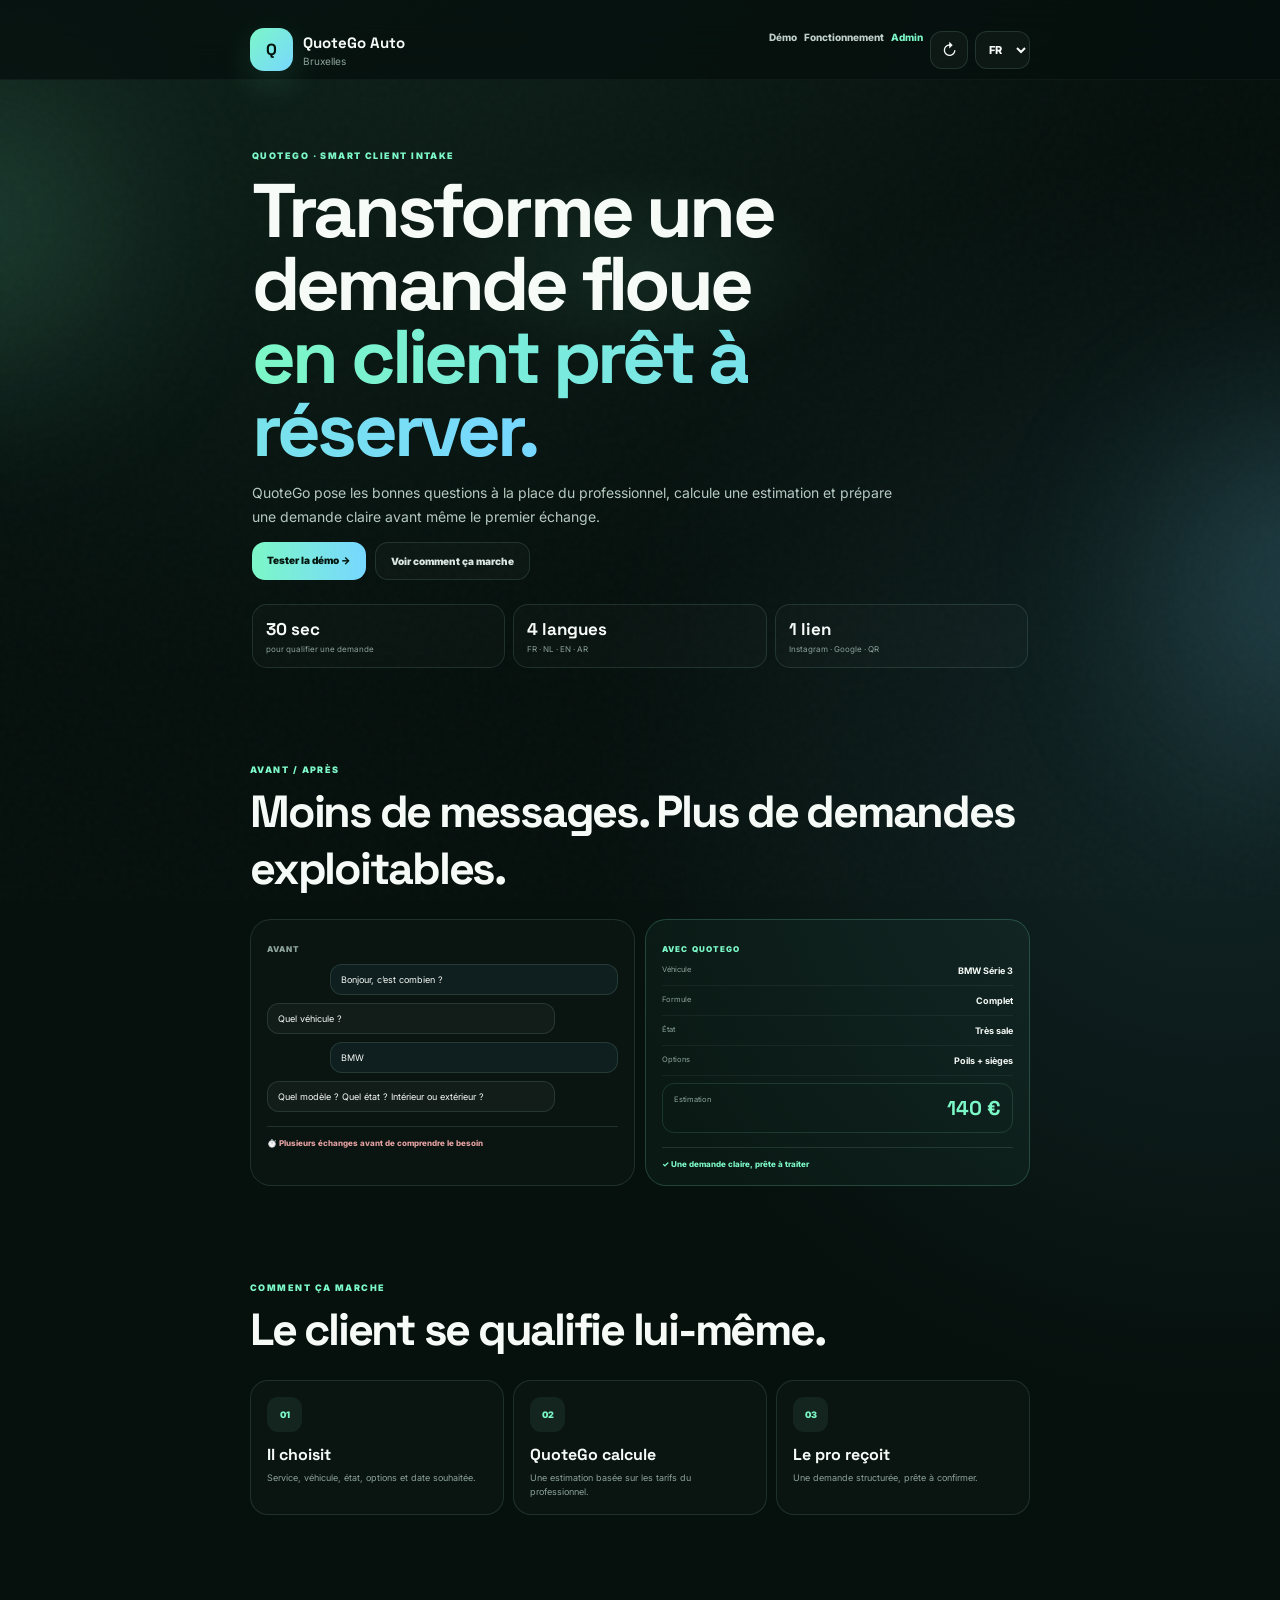
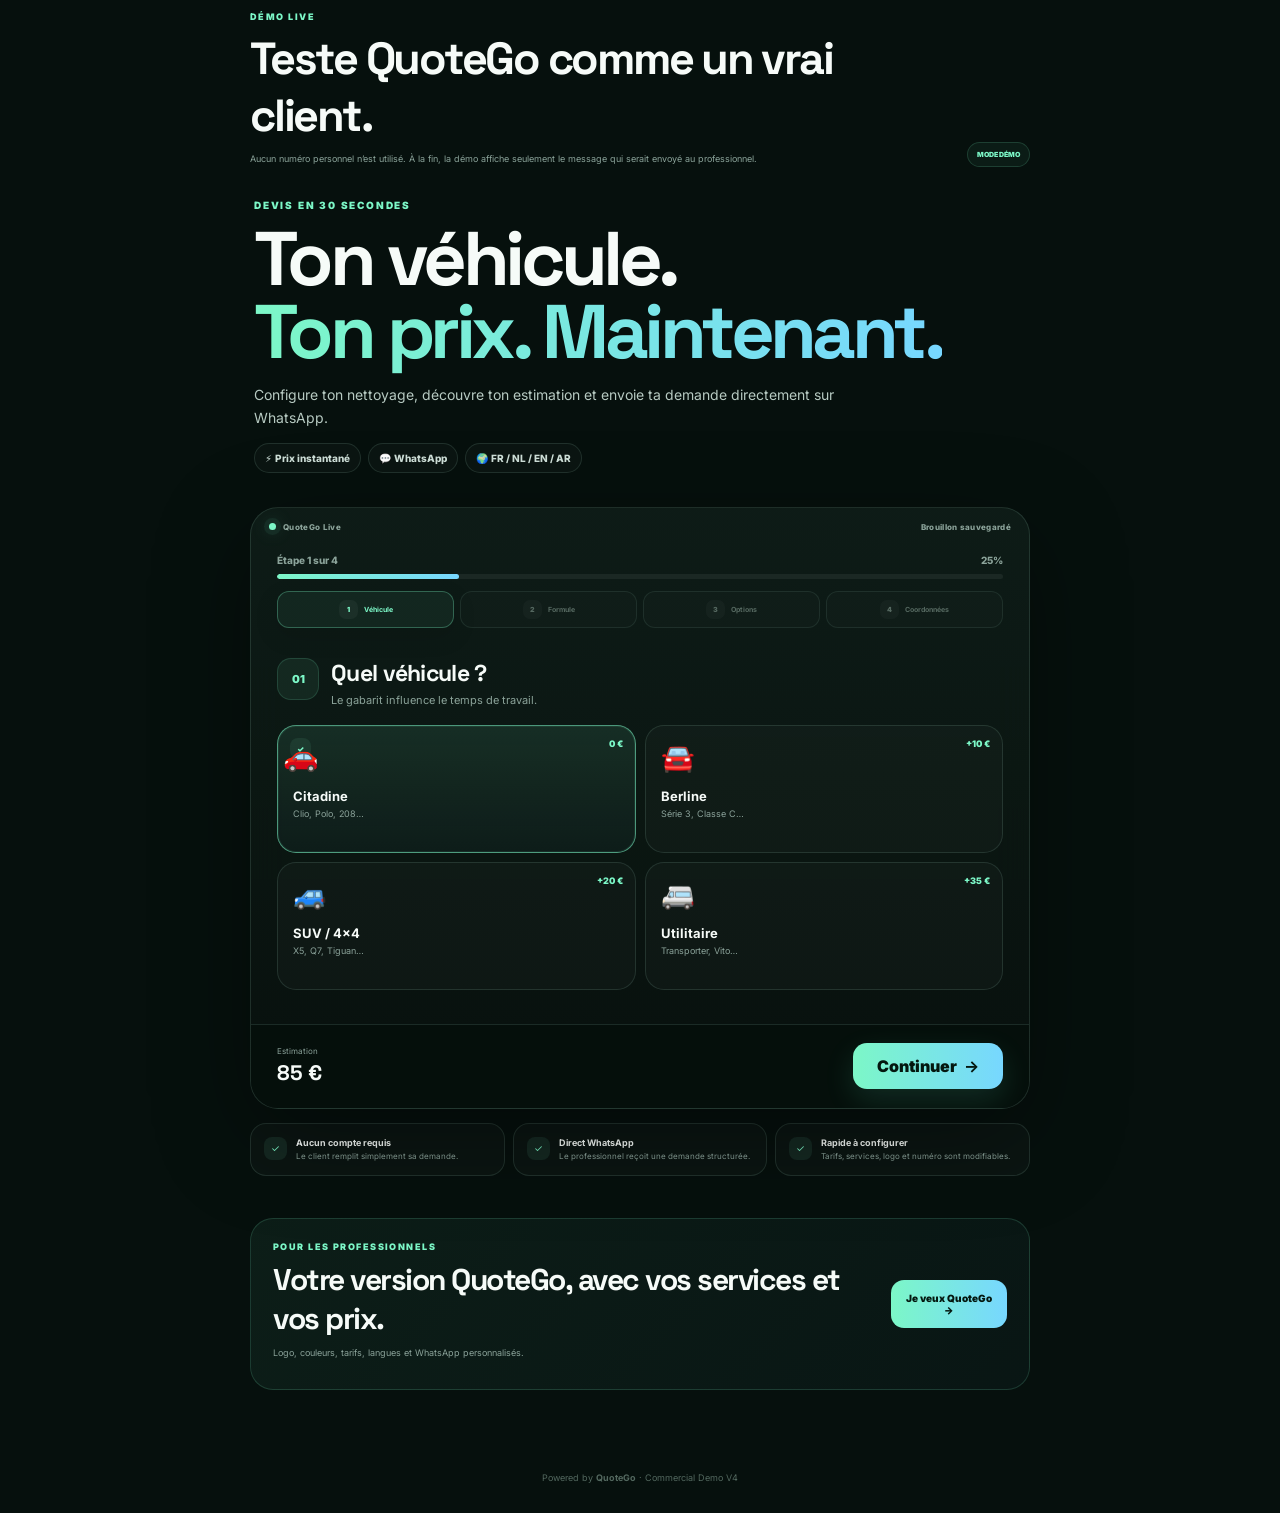
<file: index.html>
<!DOCTYPE html>
<html lang="fr" dir="ltr">
<head>
<meta charset="UTF-8"><meta name="viewport" content="width=device-width,initial-scale=1.0,viewport-fit=cover">
<meta name="theme-color" content="#07100e"><title>QuoteGo — Démo commerciale</title>
<link rel="preconnect" href="https://fonts.googleapis.com"><link rel="preconnect" href="https://fonts.gstatic.com" crossorigin>
<link href="https://fonts.googleapis.com/css2?family=Inter:wght@400;500;600;700;800&family=Space+Grotesk:wght@600;700&display=swap" rel="stylesheet">
<link rel="stylesheet" href="styles.css">
</head>
<body>
<div class="noise"></div><div class="orb orb-a"></div><div class="orb orb-b"></div>

<header class="topbar premium-topbar">
  <div class="brand"><div class="brand-mark" id="brandMark">Q</div><div class="brand-copy"><strong id="brandName">QuoteGo</strong><span id="brandLocation">Bruxelles</span></div></div>
  <div class="top-actions">
    <a class="mini-link" href="#demo">Démo</a>
    <a class="mini-link" href="#how">Fonctionnement</a><a class="mini-link admin-link" href="admin.html">Admin</a>
    <button class="ghost-btn" id="restartBtn" type="button">↻</button>
    <select id="langSelect" class="lang-select"><option value="fr">FR</option><option value="nl">NL</option><option value="en">EN</option><option value="ar">AR</option></select>
  </div>
</header>

<main>
<section class="sales-hero">
  <div class="sales-kicker">QUOTEGO · SMART CLIENT INTAKE</div>
  <h1>Transforme une demande floue<br><span>en client prêt à réserver.</span></h1>
  <p>QuoteGo pose les bonnes questions à la place du professionnel, calcule une estimation et prépare une demande claire avant même le premier échange.</p>
  <div class="sales-actions"><a href="#demo" class="sales-primary">Tester la démo →</a><a href="#how" class="sales-secondary">Voir comment ça marche</a></div>
  <div class="sales-metrics"><div><strong>30 sec</strong><span>pour qualifier une demande</span></div><div><strong>4 langues</strong><span>FR · NL · EN · AR</span></div><div><strong>1 lien</strong><span>Instagram · Google · QR</span></div></div>
</section>

<section class="compare-section">
  <div class="sales-kicker">AVANT / APRÈS</div>
  <h2>Moins de messages. Plus de demandes exploitables.</h2>
  <div class="compare-grid">
    <article class="compare-card bad">
      <span>AVANT</span>
      <div class="bubble right">Bonjour, c’est combien ?</div><div class="bubble">Quel véhicule ?</div>
      <div class="bubble right">BMW</div><div class="bubble">Quel modèle ? Quel état ? Intérieur ou extérieur ?</div>
      <div class="compare-foot">⏱️ Plusieurs échanges avant de comprendre le besoin</div>
    </article>
    <article class="compare-card good">
      <span>AVEC QUOTEGO</span>
      <div class="quote-row"><small>Véhicule</small><b>BMW Série 3</b></div>
      <div class="quote-row"><small>Formule</small><b>Complet</b></div>
      <div class="quote-row"><small>État</small><b>Très sale</b></div>
      <div class="quote-row"><small>Options</small><b>Poils + sièges</b></div>
      <div class="quote-row total"><small>Estimation</small><strong>140 €</strong></div>
      <div class="compare-foot positive">✓ Une demande claire, prête à traiter</div>
    </article>
  </div>
</section>

<section class="how-section" id="how">
  <div class="sales-kicker">COMMENT ÇA MARCHE</div><h2>Le client se qualifie lui-même.</h2>
  <div class="how-grid">
    <article><span>01</span><h3>Il choisit</h3><p>Service, véhicule, état, options et date souhaitée.</p></article>
    <article><span>02</span><h3>QuoteGo calcule</h3><p>Une estimation basée sur les tarifs du professionnel.</p></article>
    <article><span>03</span><h3>Le pro reçoit</h3><p>Une demande structurée, prête à confirmer.</p></article>
  </div>
</section>

<section class="demo-intro" id="demo"><div><div class="sales-kicker">DÉMO LIVE</div><h2>Teste QuoteGo comme un vrai client.</h2><p>Aucun numéro personnel n’est utilisé. À la fin, la démo affiche seulement le message qui serait envoyé au professionnel.</p></div><span>MODE DÉMO</span></section>

<section class="hero compact-hero">
  <div class="eyebrow" data-i18n="heroEyebrow">DEVIS EN 30 SECONDES</div>
  <h1 id="heroTitle">Ton véhicule.<br><span>Ton prix. Maintenant.</span></h1>
  <p class="hero-copy" data-i18n="heroCopy">Configure ton nettoyage, découvre ton estimation et envoie ta demande directement sur WhatsApp.</p>
  <div class="hero-chips"><span>⚡ <b data-i18n="chipPrice">Prix instantané</b></span><span>💬 <b>WhatsApp</b></span><span>🌍 <b>FR / NL / EN / AR</b></span></div>
</section>

<section class="app-card">
  <div class="app-status-row">
    <div class="live-status"><i></i><span>QuoteGo Live</span></div>
    <div class="draft-status" id="draftStatus">Brouillon sauvegardé</div>
  </div>

  <div class="progress-wrap">
    <div class="progress-copy"><span id="progressLabel">Étape 1 sur 4</span><span id="progressPct">25%</span></div>
    <div class="progress-track"><div id="progressBar"></div></div>
    <div class="journey-steps" id="journeySteps"></div>
  </div>

  <div id="stepHost"></div>

  <div class="bottom-bar">
    <div class="bottom-total"><small data-i18n="estimate">Estimation</small><strong id="liveTotal">0 €</strong></div>
    <div class="bottom-actions">
      <button id="backBtn" class="back-btn" type="button">← <span>Retour</span></button>
      <button id="mainBtn" class="main-btn" type="button"><span data-i18n="continue">Continuer</span><b>→</b></button>
    </div>
  </div>
</section>

<section class="commercial-strip">
  <div><span class="mini-icon">✓</span><p><strong data-i18n="noAccount">Aucun compte requis</strong><small data-i18n="noAccountSub">Le client remplit simplement sa demande.</small></p></div>
  <div><span class="mini-icon">✓</span><p><strong data-i18n="direct">Direct WhatsApp</strong><small data-i18n="directSub">Le professionnel reçoit une demande structurée.</small></p></div>
  <div><span class="mini-icon">✓</span><p><strong data-i18n="fast">Rapide à configurer</strong><small data-i18n="fastSub">Tarifs, services, logo et numéro sont modifiables.</small></p></div>
</section>

<section class="final-cta">
  <div><div class="sales-kicker">POUR LES PROFESSIONNELS</div><h2>Votre version QuoteGo, avec vos services et vos prix.</h2><p>Logo, couleurs, tarifs, langues et WhatsApp personnalisés.</p></div>
  <button id="salesCta" class="sales-primary button-reset">Je veux QuoteGo →</button>
</section>
</main>

<footer>Powered by <strong>QuoteGo</strong> · Commercial Demo V4</footer>

<div id="salesModal" class="sales-modal-wrap"><div class="sales-backdrop"></div><div class="sales-modal">
<button id="salesClose" class="sales-close">×</button><div class="sales-kicker">QUOTEGO POUR VOTRE ENTREPRISE</div>
<h3>Une version configurée pour votre activité.</h3><p>Cette démo présente le concept. La version client peut utiliser votre logo, vos prestations, vos prix, vos langues et votre numéro WhatsApp.</p>
<div class="sales-box"><strong>Version pilote</strong><span>Personnalisation complète · sans abonnement logiciel obligatoire</span></div>
<button id="copyInterest" class="sales-primary button-reset wide">Copier le message de contact</button><small id="copyStatus"></small>
</div></div>

<script src="config.js"></script><script src="app.js"></script>
</body></html>
</file>
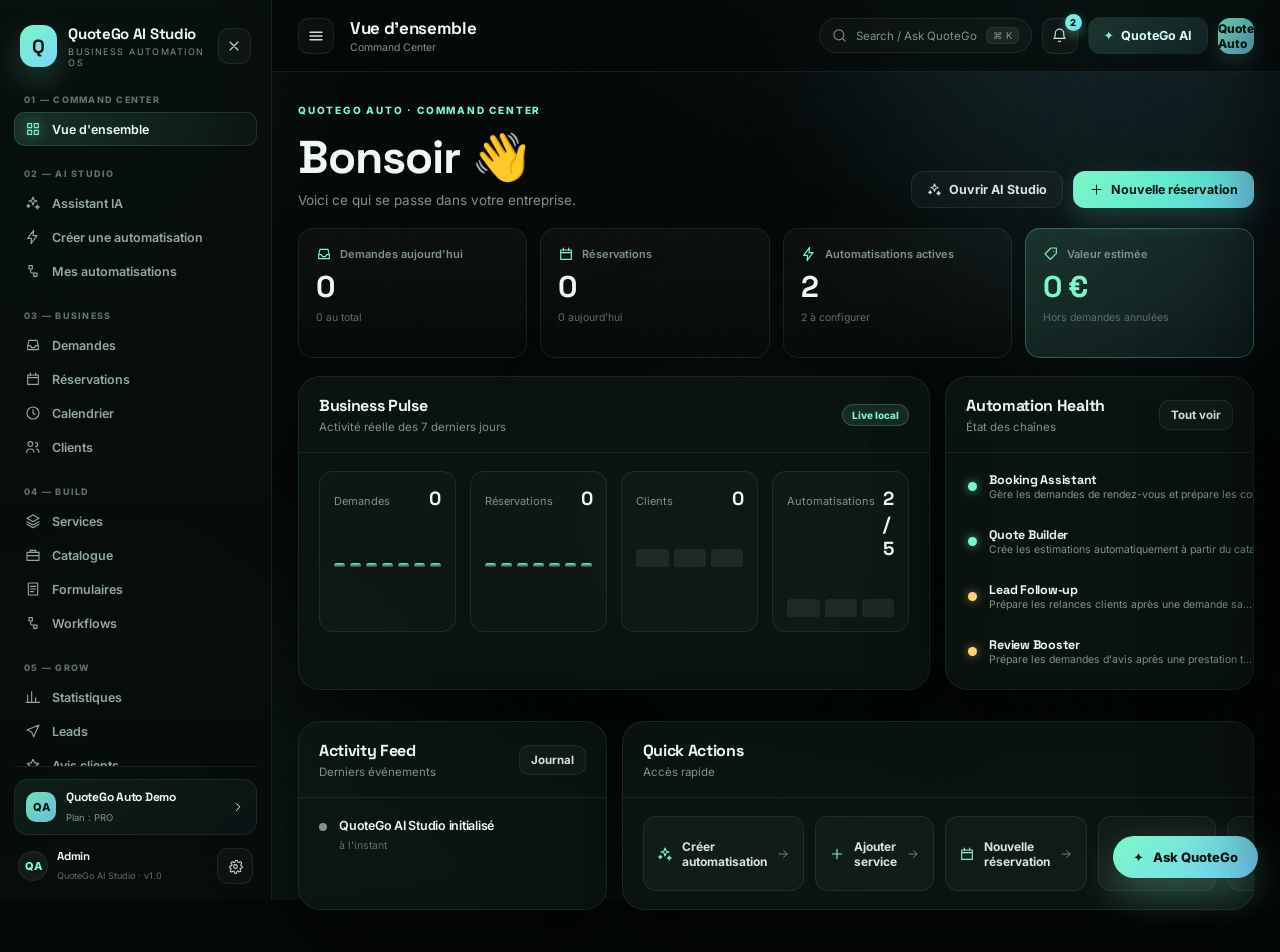
<file: admin.html>
<!DOCTYPE html>
<html lang="fr">
<head>
<meta charset="UTF-8">
<meta name="viewport" content="width=device-width,initial-scale=1.0,viewport-fit=cover">
<meta name="theme-color" content="#040807">
<title>QuoteGo AI Studio — Business Automation OS</title>
<link rel="preconnect" href="https://fonts.googleapis.com">
<link rel="preconnect" href="https://fonts.gstatic.com" crossorigin>
<link href="https://fonts.googleapis.com/css2?family=Inter:wght@400;500;600;700;800&family=Space+Grotesk:wght@500;600;700&display=swap" rel="stylesheet">
<link rel="stylesheet" href="admin.css">
</head>
<body>

<div class="ambient"><i class="a1"></i><i class="a2"></i><i class="a3"></i></div>
<div class="grain"></div>

<aside class="sidebar" id="sidebar"></aside>
<div class="nav-backdrop" id="navBackdrop"></div>

<main class="shell">
  <header class="topbar">
    <i class="route-progress" id="routeProgress"></i>
    <button class="icon-btn hamburger" id="hamburger" aria-label="Menu">
      <svg width="18" height="18" viewBox="0 0 24 24" fill="none" stroke="currentColor" stroke-width="1.8" stroke-linecap="round"><path d="M4 7h16M4 12h16M4 17h16"/></svg>
    </button>
    <div class="topbar-title">
      <h1 id="pageTitle">Vue d'ensemble</h1>
      <p id="pageSub">Command Center</p>
    </div>
    <div class="topbar-actions">
      <button class="search-pill" id="paletteBtn">
        <svg width="15" height="15" viewBox="0 0 24 24" fill="none" stroke="currentColor" stroke-width="1.7" stroke-linecap="round"><path d="M11 19a8 8 0 100-16 8 8 0 000 16zM21 21l-4.3-4.3"/></svg>
        <span>Search / Ask QuoteGo</span>
        <kbd>⌘ K</kbd>
      </button>
      <button class="icon-btn" id="notifBtn" aria-label="Notifications">
        <svg width="17" height="17" viewBox="0 0 24 24" fill="none" stroke="currentColor" stroke-width="1.7" stroke-linecap="round" stroke-linejoin="round"><path d="M18 9a6 6 0 10-12 0c0 6-2 7-2 7h16s-2-1-2-7M10.5 20a2 2 0 003 0"/></svg>
        <span class="notif-badge" id="notifBadge">0</span>
      </button>
      <button class="btn btn-ai" id="panelBtn">
        <span class="ai-spark">✦</span> QuoteGo AI
      </button>
      <div class="head-avatar" id="headBiz">QG</div>
    </div>
  </header>

  <div class="view" id="view"></div>
</main>

<nav class="mobile-nav" id="mobileNav"></nav>

<aside class="ai-panel" id="aiPanel">
  <div class="ai-panel-head">
    <div class="ai-panel-id">
      <span class="ai-panel-logo">✦</span>
      <div><strong>QuoteGo AI</strong><small>Automation Architect</small></div>
    </div>
    <div class="ai-panel-right">
      <span class="status-pill ok"><i></i>Online</span>
      <button class="icon-btn" id="panelClose" aria-label="Fermer">
        <svg width="16" height="16" viewBox="0 0 24 24" fill="none" stroke="currentColor" stroke-width="1.8" stroke-linecap="round"><path d="M6 6l12 12M18 6L6 18"/></svg>
      </button>
    </div>
  </div>
  <div class="ai-panel-body" id="panelChat"></div>
</aside>

<button class="ai-fab" id="aiFab"><span>✦</span> Ask QuoteGo</button>

<div class="notif-menu" id="notifMenu">
  <div class="menu-head"><span class="eyebrow">NOTIFICATIONS</span></div>
  <div id="notifList"></div>
</div>

<div class="notif-menu biz" id="bizMenu"></div>

<div class="palette" id="palette">
  <div class="pal-backdrop"></div>
  <div class="pal-card">
    <div class="pal-search">
      <svg width="16" height="16" viewBox="0 0 24 24" fill="none" stroke="currentColor" stroke-width="1.7" stroke-linecap="round"><path d="M11 19a8 8 0 100-16 8 8 0 000 16zM21 21l-4.3-4.3"/></svg>
      <input id="paletteInput" placeholder="Go to Clients, Create Booking, Open AI Studio…" autocomplete="off">
      <kbd>ESC</kbd>
    </div>
    <div class="pal-list" id="paletteList"></div>
    <div class="pal-foot"><span>↑ ↓ naviguer</span><span>↵ ouvrir</span><span>⌘ K palette</span></div>
  </div>
</div>

<div class="onboarding" id="onboarding"></div>

<div class="qg-toast" id="qg-toast"></div>

<script src="config.js"></script>
<script src="admin/data.js"></script>
<script src="admin/ui.js"></script>
<script src="admin/templates.js"></script>
<script src="admin/ai-studio.js"></script>
<script src="admin/automations.js"></script>
<script src="admin/bookings.js"></script>
<script src="admin/clients.js"></script>
<script src="admin/services.js"></script>
<script src="admin/forms.js"></script>
<script src="admin/analytics.js"></script>
<script src="admin/system.js"></script>
<script src="admin/requests.js"></script>
<script src="admin/dashboard.js"></script>
<script src="admin.js"></script>
</body>
</html>
</file>
<file: styles.css>
:root{
  --bg:#06100d; --panel:#0c1714; --panel2:#101f1a; --text:#f6fbf8; --muted:#8ba39a;
  --accent:#7cf7c7; --accent2:#77d7ff; --line:rgba(188,255,228,.12);
}
*{box-sizing:border-box} html{scroll-behavior:smooth}
body{margin:0;background:
radial-gradient(circle at 20% -10%,rgba(124,247,199,.10),transparent 28%),
radial-gradient(circle at 95% 25%,rgba(119,215,255,.10),transparent 24%),
var(--bg);color:var(--text);font-family:Inter,system-ui,-apple-system,sans-serif;min-height:100vh}
button,select,input,textarea{font:inherit}.noise{position:fixed;inset:0;pointer-events:none;opacity:.035;background-image:url("data:image/svg+xml,%3Csvg viewBox='0 0 180 180' xmlns='http://www.w3.org/2000/svg'%3E%3Cfilter id='n'%3E%3CfeTurbulence type='fractalNoise' baseFrequency='.85' numOctaves='3' stitchTiles='stitch'/%3E%3C/filter%3E%3Crect width='100%25' height='100%25' filter='url(%23n)' opacity='.6'/%3E%3C/svg%3E")}
.orb{position:fixed;border-radius:50%;filter:blur(100px);z-index:-1;opacity:.22}.orb-a{width:260px;height:260px;background:var(--accent);left:-160px;top:100px}.orb-b{width:300px;height:300px;background:var(--accent2);right:-190px;top:430px}
.topbar,main,footer{width:min(100% - 26px,780px);margin:auto}
.topbar{display:flex;align-items:center;justify-content:space-between;padding:20px 0 8px}.brand{display:flex;align-items:center;gap:10px}.brand-mark{width:43px;height:43px;border-radius:14px;display:grid;place-items:center;background:linear-gradient(135deg,var(--accent),var(--accent2));color:#03130d;font-family:"Space Grotesk";font-weight:800;box-shadow:0 12px 36px rgba(91,240,187,.14)}.brand-copy strong,.brand-copy span{display:block}.brand-copy strong{font:700 15px "Space Grotesk"}.brand-copy span{color:var(--muted);font-size:10px;margin-top:3px}.top-actions{display:flex;gap:7px}.ghost-btn,.lang-select{border:1px solid var(--line);background:rgba(255,255,255,.035);color:var(--text);border-radius:12px;height:38px}.ghost-btn{width:38px;cursor:pointer}.lang-select{padding:0 9px;font-weight:800;font-size:11px;outline:none}
.hero{padding:38px 3px 25px}.eyebrow{color:var(--accent);font-size:10px;letter-spacing:.18em;font-weight:900;margin-bottom:12px}.hero h1{font:700 clamp(42px,12vw,76px)/.96 "Space Grotesk";letter-spacing:-.06em;margin:0}.hero h1 span{color:transparent;background:linear-gradient(90deg,var(--accent),var(--accent2));-webkit-background-clip:text;background-clip:text}.hero-copy{max-width:600px;color:#b7cac2;line-height:1.65;font-size:14px}.hero-chips{display:flex;gap:7px;flex-wrap:wrap}.hero-chips span{border:1px solid var(--line);padding:8px 10px;border-radius:999px;background:rgba(255,255,255,.025);font-size:10px;color:#cfe0d9}.hero-chips b{font-weight:800}
.app-card{position:relative;border:1px solid var(--line);border-radius:28px;background:linear-gradient(180deg,rgba(15,29,24,.90),rgba(8,17,14,.97));box-shadow:0 28px 95px rgba(0,0,0,.36);overflow:hidden;backdrop-filter:blur(18px)}
.progress-wrap{padding:18px 18px 0}.progress-copy{display:flex;justify-content:space-between;color:var(--muted);font-size:10px;font-weight:800;margin-bottom:8px}.progress-track{height:5px;background:rgba(255,255,255,.06);border-radius:99px;overflow:hidden}.progress-track>div{height:100%;width:25%;border-radius:inherit;background:linear-gradient(90deg,var(--accent),var(--accent2));transition:.3s}
.step{padding:25px 18px 118px;animation:enter .28s ease}@keyframes enter{from{opacity:0;transform:translateY(9px)}to{opacity:1;transform:none}}
.step-head{display:flex;gap:12px;margin-bottom:18px}.step-index{width:42px;height:42px;border:1px solid rgba(124,247,199,.15);background:rgba(124,247,199,.07);color:var(--accent);border-radius:14px;display:grid;place-items:center;font-weight:900;font-size:11px;flex:none}.step-head h2{margin:0 0 5px;font:700 23px "Space Grotesk";letter-spacing:-.03em}.step-head p{margin:0;color:var(--muted);font-size:11px}
.grid{display:grid;grid-template-columns:1fr 1fr;gap:9px}.choice{position:relative;min-height:128px;padding:15px;border:1px solid var(--line);border-radius:19px;background:rgba(255,255,255,.025);cursor:pointer;transition:.18s}.choice input,.package input,.segment input,.toggle input{position:absolute;opacity:0;pointer-events:none}.choice.active,.package.active{border-color:rgba(124,247,199,.56);background:linear-gradient(180deg,rgba(124,247,199,.10),rgba(119,215,255,.035));box-shadow:inset 0 0 0 1px rgba(124,247,199,.08)}.choice .emoji{font-size:27px;margin-bottom:14px}.choice strong,.choice small{display:block}.choice strong{font-size:13px}.choice small{font-size:9px;color:var(--muted);margin-top:4px}.price-tag{position:absolute;right:12px;top:12px;color:var(--accent);font-size:9px;font-weight:900}
.stack{display:grid;gap:9px}.package{position:relative;border:1px solid var(--line);border-radius:17px;padding:17px 15px;background:rgba(255,255,255,.025);cursor:pointer}.package-row{display:flex;justify-content:space-between;align-items:center;gap:12px}.package strong,.package small{display:block}.package strong{font-size:14px}.package small{font-size:9px;color:var(--muted);margin-top:4px}.package b{white-space:nowrap;font-size:15px}.badge{position:absolute;right:12px;top:-8px;background:var(--accent);color:#051911;padding:4px 7px;border-radius:999px;font-size:7px;font-weight:900;letter-spacing:.08em}
.segment{display:grid;grid-template-columns:repeat(3,1fr);gap:6px;margin-bottom:18px}.segment label{position:relative}.segment span{min-height:52px;display:grid;place-items:center;text-align:center;border:1px solid var(--line);border-radius:13px;background:rgba(255,255,255,.025);font-size:9px;font-weight:800;color:#c5d5cf;padding:6px}.segment label.active span{border-color:rgba(124,247,199,.55);background:rgba(124,247,199,.08);color:var(--accent)}
.extras{display:grid;gap:8px}.extra{display:flex;justify-content:space-between;gap:14px;align-items:center;border:1px solid var(--line);border-radius:16px;padding:14px;background:rgba(255,255,255,.025)}.extra strong,.extra small{display:block}.extra strong{font-size:12px}.extra small{color:var(--muted);font-size:9px;margin-top:4px}.toggle{display:flex;align-items:center;gap:9px}.toggle em{font-style:normal;color:var(--accent);font-size:9px;font-weight:900;white-space:nowrap}.switch{width:37px;height:22px;background:rgba(255,255,255,.08);border-radius:99px;position:relative;transition:.2s}.switch:after{content:"";position:absolute;width:16px;height:16px;left:3px;top:3px;border-radius:50%;background:#9eb2aa;transition:.2s}.toggle.active .switch{background:var(--accent)}.toggle.active .switch:after{transform:translateX(15px);background:#042016}
.fields{display:grid;gap:10px}.field{display:grid;gap:6px}.field>span{font-size:9px;font-weight:900;color:#cbdad4}.field input,.field textarea{width:100%;border:1px solid var(--line);border-radius:13px;background:rgba(255,255,255,.035);color:var(--text);padding:13px;outline:none}.field input:focus,.field textarea:focus{border-color:rgba(124,247,199,.55);box-shadow:0 0 0 3px rgba(124,247,199,.06)}
.summary{margin-top:16px;padding:17px;border:1px solid rgba(124,247,199,.18);border-radius:19px;background:linear-gradient(135deg,rgba(124,247,199,.08),rgba(119,215,255,.045))}.summary-price{display:flex;justify-content:space-between;align-items:center}.summary-price small,.summary-price strong{display:block}.summary-price small{color:var(--muted);font-size:9px}.summary-price strong{font:700 32px "Space Grotesk"}.summary-lines{display:grid;gap:7px;margin-top:13px}.summary-line{display:flex;justify-content:space-between;gap:12px;font-size:9px;color:#c7d5cf}.summary-line b{color:var(--accent);font-weight:900;text-align:right}.note{color:#71877f;font-size:8px;line-height:1.5;margin:13px 0 0}
.bottom-bar{position:absolute;bottom:0;left:0;right:0;min-height:84px;border-top:1px solid var(--line);background:rgba(6,15,12,.94);backdrop-filter:blur(15px);display:flex;justify-content:space-between;align-items:center;gap:12px;padding:13px 18px}.bottom-bar small,.bottom-bar strong{display:block}.bottom-bar small{color:var(--muted);font-size:8px}.bottom-bar strong{font:700 21px "Space Grotesk";margin-top:3px}.main-btn{min-width:150px;border:0;border-radius:14px;background:linear-gradient(90deg,var(--accent),var(--accent2));color:#04170f;padding:13px 15px;font-weight:900;cursor:pointer;box-shadow:0 11px 30px rgba(95,236,185,.14)}.main-btn b{margin-left:7px}
.commercial-strip{display:grid;grid-template-columns:repeat(3,1fr);gap:8px;padding-top:14px}.commercial-strip>div{border:1px solid var(--line);border-radius:16px;background:rgba(255,255,255,.022);padding:13px;display:flex;gap:9px}.mini-icon{width:23px;height:23px;flex:none;border-radius:8px;background:rgba(124,247,199,.09);color:var(--accent);display:grid;place-items:center;font-size:10px}.commercial-strip p{margin:0}.commercial-strip strong,.commercial-strip small{display:block}.commercial-strip strong{font-size:9px}.commercial-strip small{color:var(--muted);font-size:8px;line-height:1.4;margin-top:3px}
footer{text-align:center;color:#53685f;font-size:9px;padding:22px 0 30px}
[dir="rtl"] .step-head,[dir="rtl"] .brand,[dir="rtl"] .commercial-strip>div{direction:rtl}
[dir="rtl"] .summary-line,[dir="rtl"] .package-row,[dir="rtl"] .extra{direction:rtl}
@media(max-width:620px){.commercial-strip{grid-template-columns:1fr}.hero{padding-top:32px}}
@media(min-width:700px){.topbar{padding-top:28px}.hero{padding:55px 4px 34px}.progress-wrap{padding:22px 26px 0}.step{padding:30px 26px 118px}.bottom-bar{padding-left:26px;padding-right:26px}}

.demo-backdrop{position:fixed;inset:0;background:rgba(0,0,0,.72);backdrop-filter:blur(8px);z-index:50}
.demo-modal{position:fixed;z-index:51;left:50%;top:50%;transform:translate(-50%,-50%);width:min(calc(100% - 28px),560px);max-height:82vh;overflow:auto;background:#0b1713;border:1px solid var(--line);border-radius:22px;padding:18px;box-shadow:0 30px 100px rgba(0,0,0,.55)}
#demoModal{display:none}#demoModal.show{display:block}.demo-modal-head{display:flex;justify-content:space-between;gap:15px;align-items:flex-start}.demo-modal-head small{color:var(--accent);font-size:8px;font-weight:900;letter-spacing:.16em}.demo-modal-head h3{margin:4px 0 0;font:700 20px "Space Grotesk"}.demo-modal-head button{width:34px;height:34px;border:1px solid var(--line);border-radius:10px;background:rgba(255,255,255,.04);color:var(--text);font-size:22px;cursor:pointer}.demo-explain{color:var(--muted);font-size:10px;line-height:1.55}.demo-modal pre{white-space:pre-wrap;word-break:break-word;background:rgba(255,255,255,.035);border:1px solid var(--line);border-radius:14px;padding:14px;color:#dce9e4;font:500 11px/1.6 Inter,sans-serif}

.premium-topbar{position:sticky;top:0;z-index:40;background:rgba(6,16,13,.78);backdrop-filter:blur(18px);border-bottom:1px solid rgba(255,255,255,.04);width:100%;padding-left:max(14px,calc((100% - 780px)/2));padding-right:max(14px,calc((100% - 780px)/2))}
.mini-link{color:#bfd0c9;text-decoration:none;font-size:10px;font-weight:800}.sales-hero{padding:70px 2px 48px}.sales-kicker{color:var(--accent);font-size:9px;font-weight:900;letter-spacing:.16em}.sales-hero h1,.compare-section h2,.how-section h2,.demo-intro h2,.final-cta h2{font-family:"Space Grotesk";letter-spacing:-.05em}.sales-hero h1{font-size:clamp(44px,10vw,76px);line-height:.96;margin:14px 0}.sales-hero h1 span{color:transparent;background:linear-gradient(90deg,var(--accent),var(--accent2));-webkit-background-clip:text;background-clip:text}.sales-hero>p{max-width:650px;color:#b5c9c0;font-size:14px;line-height:1.7}.sales-actions{display:flex;gap:9px;flex-wrap:wrap}.sales-primary,.sales-secondary{padding:12px 15px;border-radius:13px;text-decoration:none;font-size:10px;font-weight:900}.sales-primary{background:linear-gradient(90deg,var(--accent),var(--accent2));color:#04170f}.sales-secondary{border:1px solid var(--line);color:#d9e6e1;background:rgba(255,255,255,.025)}.sales-metrics{display:grid;grid-template-columns:repeat(3,1fr);gap:8px;margin-top:24px}.sales-metrics div{border:1px solid var(--line);border-radius:15px;padding:13px;background:rgba(255,255,255,.02)}.sales-metrics strong,.sales-metrics span{display:block}.sales-metrics strong{font:700 17px "Space Grotesk"}.sales-metrics span{color:var(--muted);font-size:8px;margin-top:4px}.compare-section,.how-section{padding:48px 0}.compare-section h2,.how-section h2,.demo-intro h2,.final-cta h2{font-size:clamp(29px,5vw,45px);margin:8px 0 22px}.compare-grid{display:grid;grid-template-columns:1fr 1fr;gap:10px}.compare-card{border:1px solid var(--line);border-radius:21px;padding:16px;background:rgba(255,255,255,.02)}.compare-card.good{border-color:rgba(124,247,199,.2);background:rgba(124,247,199,.04)}.compare-card>span{font-size:8px;font-weight:900;letter-spacing:.14em;color:var(--muted)}.good>span{color:var(--accent)}.bubble{margin-top:8px;max-width:82%;padding:9px 10px;border:1px solid var(--line);border-radius:12px;font-size:9px;background:rgba(255,255,255,.035)}.bubble.right{margin-left:auto;background:rgba(119,215,255,.055)}.quote-row{display:flex;justify-content:space-between;gap:10px;padding:9px 0;border-bottom:1px solid rgba(255,255,255,.05);font-size:9px}.quote-row small{color:var(--muted)}.quote-row.total{margin-top:7px;padding:11px;border:1px solid rgba(124,247,199,.14);border-radius:12px}.quote-row.total strong{font:700 20px "Space Grotesk";color:var(--accent)}.compare-foot{margin-top:14px;padding-top:11px;border-top:1px solid var(--line);font-size:8px;color:#e3a0a0;font-weight:800}.compare-foot.positive{color:var(--accent)}.how-grid{display:grid;grid-template-columns:repeat(3,1fr);gap:9px}.how-grid article{border:1px solid var(--line);border-radius:18px;padding:16px;background:rgba(255,255,255,.02)}.how-grid article>span{display:grid;place-items:center;width:35px;height:35px;border-radius:11px;background:rgba(124,247,199,.07);color:var(--accent);font-size:9px;font-weight:900}.how-grid h3{font:700 16px "Space Grotesk";margin:12px 0 6px}.how-grid p{color:var(--muted);font-size:9px;line-height:1.5;margin:0}.demo-intro{padding:48px 0 14px;display:flex;justify-content:space-between;gap:20px;align-items:flex-end}.demo-intro h2{margin-bottom:8px}.demo-intro p{color:var(--muted);font-size:9px;max-width:580px;line-height:1.6;margin:0}.demo-intro>span{border:1px solid rgba(124,247,199,.16);background:rgba(124,247,199,.05);color:var(--accent);padding:7px 9px;border-radius:999px;font-size:7px;font-weight:900;white-space:nowrap}.compact-hero{padding-top:18px}.final-cta{margin:42px 0 60px;padding:22px;border:1px solid rgba(124,247,199,.16);border-radius:23px;background:linear-gradient(135deg,rgba(124,247,199,.06),rgba(119,215,255,.03));display:flex;justify-content:space-between;gap:18px;align-items:center}.final-cta h2{font-size:30px;margin-bottom:8px}.final-cta p{color:var(--muted);font-size:9px}.button-reset{border:0;cursor:pointer}.wide{width:100%;margin-top:10px}.sales-modal-wrap{display:none}.sales-modal-wrap.show{display:block}.sales-backdrop{position:fixed;inset:0;background:rgba(0,0,0,.72);backdrop-filter:blur(8px);z-index:70}.sales-modal{position:fixed;z-index:71;left:50%;top:50%;transform:translate(-50%,-50%);width:min(calc(100% - 28px),500px);background:#0b1713;border:1px solid var(--line);border-radius:21px;padding:19px;box-shadow:0 30px 100px rgba(0,0,0,.55)}.sales-modal h3{font:700 22px "Space Grotesk";margin:8px 0}.sales-modal p{color:var(--muted);font-size:9px;line-height:1.6}.sales-close{position:absolute;right:13px;top:13px;width:32px;height:32px;border:1px solid var(--line);border-radius:10px;background:rgba(255,255,255,.04);color:white;font-size:20px}.sales-box{border:1px solid rgba(124,247,199,.14);border-radius:13px;padding:12px;background:rgba(124,247,199,.04)}.sales-box strong,.sales-box span{display:block}.sales-box strong{font-size:10px}.sales-box span,#copyStatus{color:var(--muted);font-size:8px;margin-top:4px}#copyStatus{display:block;text-align:center;color:var(--accent)}
@media(max-width:650px){.mini-link{display:none}.sales-metrics,.how-grid,.compare-grid{grid-template-columns:1fr}.demo-intro,.final-cta{align-items:flex-start;flex-direction:column}.sales-primary.button-reset{width:100%}.sales-hero{padding-top:48px}.premium-topbar{padding-left:14px;padding-right:14px}}


/* ---------- QuoteGo V3 UX ---------- */
.app-card{scroll-margin-top:82px}
.app-status-row{display:flex;align-items:center;justify-content:space-between;gap:12px;padding:14px 18px 0}
.live-status,.draft-status{font-size:8px;font-weight:800;letter-spacing:.04em;color:var(--muted)}
.live-status{display:flex;align-items:center;gap:7px}
.live-status i{width:7px;height:7px;border-radius:50%;background:var(--accent);box-shadow:0 0 0 5px rgba(124,247,199,.06),0 0 18px rgba(124,247,199,.42);animation:livePulse 2s infinite}
@keyframes livePulse{50%{opacity:.55;transform:scale(.84)}}
.draft-status{transition:.25s}
.draft-status.flash{color:var(--accent);transform:translateY(-1px)}

.journey-steps{display:grid;grid-template-columns:repeat(4,1fr);gap:6px;margin-top:12px}
.journey-step{appearance:none;border:1px solid var(--line);border-radius:12px;padding:8px 6px;background:rgba(255,255,255,.018);color:#71877e;display:flex;align-items:center;justify-content:center;gap:6px;min-width:0;cursor:pointer;transition:.2s}
.journey-step span{width:19px;height:19px;border-radius:7px;display:grid;place-items:center;background:rgba(255,255,255,.04);font-size:7px;font-weight:900;flex:none}
.journey-step b{font-size:7px;white-space:nowrap;overflow:hidden;text-overflow:ellipsis}
.journey-step.active{border-color:rgba(124,247,199,.30);background:rgba(124,247,199,.06);color:var(--accent);box-shadow:0 8px 25px rgba(0,0,0,.12)}
.journey-step.done{color:#b8cec5}
.journey-step.done span{background:rgba(124,247,199,.10);color:var(--accent)}
.journey-step:disabled{cursor:default;opacity:.72}

.choice,.package,.extra,.segment span{transform:translateZ(0)}
.choice:hover,.package:hover,.extra:hover{border-color:rgba(124,247,199,.23);transform:translateY(-1px)}
.choice-check{position:absolute;left:12px;top:12px;width:21px;height:21px;border-radius:8px;display:grid;place-items:center;background:rgba(124,247,199,.08);color:var(--accent);font-size:8px;font-weight:900;opacity:0;transform:scale(.8);transition:.18s}
.choice.active .choice-check{opacity:1;transform:scale(1)}
.choice .emoji{transition:.22s}.choice.active .emoji{transform:translateY(-2px) scale(1.06)}

.mini-title{font-size:9px;font-weight:900;color:#cbdad4;margin:0 0 8px}
.bottom-actions{display:flex;gap:8px;align-items:center}
.back-btn{border:1px solid var(--line);border-radius:14px;background:rgba(255,255,255,.025);color:#c8d8d2;padding:13px 13px;font-size:9px;font-weight:900;cursor:pointer;transition:.18s}
.back-btn:hover{border-color:rgba(124,247,199,.23);color:var(--accent)}
.back-btn.hidden{display:none}
.main-btn{transition:transform .18s,box-shadow .18s,filter .18s}
.main-btn:hover{transform:translateY(-1px);box-shadow:0 15px 35px rgba(95,236,185,.19);filter:brightness(1.035)}
.main-btn:active,.back-btn:active{transform:translateY(1px)}

.field>span i{font-style:normal;color:var(--accent)}
.field-error{display:none!important;color:#ff9898!important;font-size:8px!important;margin-top:1px!important}
.field.invalid .field-error{display:block!important}
.field.invalid input{border-color:rgba(255,112,112,.62)!important;box-shadow:0 0 0 3px rgba(255,112,112,.06)!important}
.form-alert{display:none;border:1px solid rgba(255,118,118,.20);background:rgba(255,118,118,.055);color:#ffc0c0;border-radius:13px;padding:11px 12px;margin-bottom:11px;font-size:9px;line-height:1.5;font-weight:700}
.form-alert.show{display:block;animation:shakeIn .28s ease}
@keyframes shakeIn{0%{transform:translateX(-4px);opacity:0}50%{transform:translateX(3px)}100%{transform:none;opacity:1}}

.summary-top{display:grid;grid-template-columns:1fr auto;gap:12px;align-items:start}
.quote-ref{border:1px solid rgba(124,247,199,.13);border-radius:11px;padding:8px 9px;background:rgba(124,247,199,.035);text-align:right}
.quote-ref span,.quote-ref b{display:block}.quote-ref span{font-size:7px;color:var(--muted)}.quote-ref b{font-size:9px;color:var(--accent);margin-top:3px;letter-spacing:.07em}

.modal-actions{display:grid;grid-template-columns:1fr 1fr;gap:8px;margin-top:10px}
.modal-actions .main-btn{width:100%}
.modal-secondary{border:1px solid var(--line);border-radius:14px;background:rgba(255,255,255,.025);color:#d4e2dc;padding:13px 15px;font-size:9px;font-weight:900;cursor:pointer}

.sales-hero:before{content:"";position:absolute;left:50%;top:80px;width:440px;height:220px;transform:translateX(-50%);background:radial-gradient(ellipse,rgba(124,247,199,.07),transparent 65%);pointer-events:none;z-index:-1}
.sales-hero{position:relative}
.compare-card,.how-grid article,.sales-metrics div,.final-cta{transition:border-color .2s,transform .2s,background .2s}
.compare-card:hover,.how-grid article:hover,.sales-metrics div:hover{transform:translateY(-2px);border-color:rgba(124,247,199,.17)}

@media(max-width:620px){
  .app-status-row{padding-left:14px;padding-right:14px}
  .journey-steps{gap:4px}
  .journey-step{padding:7px 4px;gap:4px}
  .journey-step b{display:none}
  .journey-step span{width:22px;height:22px}
  .bottom-bar{gap:8px}
  .bottom-actions{gap:6px}
  .back-btn{padding:12px 10px}
  .back-btn span{display:none}
  .main-btn{min-width:140px}
  .summary-top{grid-template-columns:1fr}
  .quote-ref{text-align:left}
  .modal-actions{grid-template-columns:1fr}
}
@media(max-width:390px){
  .main-btn{min-width:125px;padding-left:11px;padding-right:11px}
  .bottom-total strong{font-size:18px}
}
@media(prefers-reduced-motion:reduce){
  *,*:before,*:after{scroll-behavior:auto!important;animation-duration:.01ms!important;animation-iteration-count:1!important;transition-duration:.01ms!important}
}

.admin-link{color:var(--accent)!important}
</file>
<file: admin.css>
:root{
  --bg:#040807;
  --bg-2:#070d0b;
  --panel:rgba(13,24,20,.72);
  --panel-solid:#0a1411;
  --panel-soft:rgba(255,255,255,.028);
  --text:#eef8f4;
  --muted:#7d958b;
  --dim:#5d7269;
  --accent:#7cf7c7;
  --accent-2:#77d7ff;
  --violet:#c3b6ff;
  --warn:#ffd176;
  --danger:#ff8f8f;
  --line:rgba(150,255,220,.09);
  --line-2:rgba(255,255,255,.06);
  --shadow:0 30px 70px rgba(0,0,0,.45);
  --r-lg:22px;
  --r:15px;
  --r-sm:10px;
  --sidebar:272px;
  --topbar:72px;
  --ease:cubic-bezier(.22,.68,.36,1);
}

*{box-sizing:border-box}
html{scroll-behavior:smooth}
body{
  margin:0;background:var(--bg);color:var(--text);
  font-family:Inter,system-ui,-apple-system,"Segoe UI",sans-serif;
  min-height:100vh;-webkit-font-smoothing:antialiased;overflow-x:hidden;
}
body::before{
  content:"";position:fixed;inset:0;pointer-events:none;z-index:0;
  background:
    radial-gradient(1100px 600px at 88% -12%,rgba(119,215,255,.10),transparent 60%),
    radial-gradient(900px 700px at -8% 4%,rgba(124,247,199,.10),transparent 55%),
    radial-gradient(700px 500px at 50% 110%,rgba(124,247,199,.05),transparent 60%);
}
button,input,select,textarea{font:inherit;color:inherit}
button{cursor:pointer}
h1,h2,h3,h4,strong{font-family:"Space Grotesk",Inter,sans-serif;letter-spacing:-.02em}
a{color:inherit}
::-webkit-scrollbar{width:9px;height:9px}
::-webkit-scrollbar-thumb{background:rgba(124,247,199,.14);border-radius:9px}
::-webkit-scrollbar-track{background:transparent}

.ambient{position:fixed;inset:0;pointer-events:none;z-index:0;overflow:hidden}
.ambient i{position:absolute;border-radius:50%;filter:blur(90px);opacity:.5;animation:float 22s var(--ease) infinite alternate}
.ambient .a1{width:520px;height:520px;top:-180px;right:-120px;background:rgba(119,215,255,.14)}
.ambient .a2{width:600px;height:600px;bottom:-260px;left:-160px;background:rgba(124,247,199,.11);animation-delay:-8s}
.ambient .a3{width:340px;height:340px;top:38%;left:44%;background:rgba(195,182,255,.07);animation-delay:-14s}
@keyframes float{to{transform:translate3d(40px,-36px,0) scale(1.08)}}
.grain{
  position:fixed;inset:0;pointer-events:none;z-index:1;opacity:.03;
  background-image:url("data:image/svg+xml,%3Csvg viewBox='0 0 180 180' xmlns='http://www.w3.org/2000/svg'%3E%3Cfilter id='n'%3E%3CfeTurbulence type='fractalNoise' baseFrequency='.85' numOctaves='3' stitchTiles='stitch'/%3E%3C/filter%3E%3Crect width='100%25' height='100%25' filter='url(%23n)' opacity='.6'/%3E%3C/svg%3E");
}

.eyebrow{font-size:10px;font-weight:800;letter-spacing:.18em;color:var(--accent);text-transform:uppercase}
.muted{color:var(--muted)}
.ico{flex:none}

/* ---------- SIDEBAR ---------- */
.sidebar{
  position:fixed;left:0;top:0;bottom:0;width:var(--sidebar);z-index:40;
  background:linear-gradient(180deg,rgba(8,16,14,.94),rgba(6,12,10,.9));
  border-right:1px solid var(--line);backdrop-filter:blur(22px);
  display:flex;flex-direction:column;padding:20px 14px 16px;
}
.brand{display:flex;align-items:center;gap:11px;padding:4px 6px 20px}
.brand-logo{
  width:42px;height:42px;border-radius:14px;display:grid;place-items:center;
  background:linear-gradient(135deg,var(--accent),var(--accent-2));color:#04170f;
  font:800 19px "Space Grotesk";box-shadow:0 12px 30px rgba(124,247,199,.22);
  position:relative;overflow:hidden;
}
.brand-logo::after{
  content:"";position:absolute;inset:0;background:linear-gradient(120deg,transparent 30%,rgba(255,255,255,.55),transparent 70%);
  transform:translateX(-120%);animation:sheen 5s var(--ease) infinite;
}
@keyframes sheen{0%,72%{transform:translateX(-120%)}88%,100%{transform:translateX(120%)}}
.brand-logo.lg{width:56px;height:56px;border-radius:18px;font-size:24px}
.brand-text{display:flex;flex-direction:column;min-width:0}
.brand-text strong{font-size:15px;font-weight:700;white-space:nowrap}
.brand-text span{font-size:9px;letter-spacing:.16em;text-transform:uppercase;color:var(--muted);margin-top:3px}
.brand-close{display:none;margin-left:auto}

.nav{flex:1;overflow-y:auto;padding-right:2px;margin-right:-2px}
.nav-section{margin-bottom:16px}
.nav-label{
  display:block;font-size:9px;font-weight:800;letter-spacing:.14em;color:var(--dim);
  padding:6px 10px 7px;text-transform:uppercase;
}
.nav-item{
  width:100%;display:flex;align-items:center;gap:11px;border:0;background:transparent;
  color:#93a9a0;padding:9px 11px;border-radius:11px;font-size:12.5px;font-weight:600;
  text-align:left;transition:background .18s var(--ease),color .18s var(--ease),transform .18s var(--ease);
  position:relative;
}
.nav-item span{white-space:nowrap;overflow:hidden;text-overflow:ellipsis}
.nav-item:hover{background:rgba(124,247,199,.06);color:var(--text);transform:translateX(3px)}
.nav-item.active{
  background:linear-gradient(90deg,rgba(124,247,199,.14),rgba(124,247,199,.03));color:#eafff7;
  box-shadow:inset 0 0 0 1px rgba(124,247,199,.14);
}
.nav-item.active::before{
  content:"";position:absolute;left:-14px;top:18%;height:64%;width:3px;border-radius:0 4px 4px 0;
  background:linear-gradient(180deg,var(--accent),var(--accent-2));box-shadow:0 0 12px rgba(124,247,199,.7);
}
.nav-item.active .ico{color:var(--accent);filter:drop-shadow(0 0 6px rgba(124,247,199,.55))}

.side-foot{border-top:1px solid var(--line);padding-top:12px;display:grid;gap:9px}
.biz-card{
  display:flex;align-items:center;gap:10px;width:100%;border:1px solid var(--line);
  background:linear-gradient(135deg,rgba(124,247,199,.07),rgba(119,215,255,.04));
  border-radius:14px;padding:9px 11px;color:inherit;transition:.2s var(--ease);
}
.biz-card:hover{border-color:rgba(124,247,199,.28);transform:translateY(-1px)}
.biz-avatar{
  width:30px;height:30px;border-radius:10px;display:grid;place-items:center;flex:none;
  background:linear-gradient(135deg,rgba(124,247,199,.9),rgba(119,215,255,.85));
  color:#04170f;font-size:11px;font-weight:800;
}
.biz-avatar.sm{width:26px;height:26px;border-radius:8px;font-size:10px}
.biz-avatar.plus{background:rgba(255,255,255,.07);color:var(--accent);font-size:15px}
.biz-info{flex:1;min-width:0;text-align:left}
.biz-info strong{display:block;font-size:12px;white-space:nowrap;overflow:hidden;text-overflow:ellipsis}
.biz-info small{font-size:9.5px;color:var(--muted)}
.user-row{display:flex;align-items:center;gap:9px;padding:4px 4px 0}
.user-avatar{
  width:30px;height:30px;border-radius:50%;display:grid;place-items:center;flex:none;
  background:rgba(255,255,255,.06);border:1px solid var(--line);font-size:11px;font-weight:800;color:var(--accent);
}
.user-row div{flex:1;min-width:0}
.user-row strong{display:block;font-size:11.5px}
.user-row small{font-size:9px;color:var(--dim)}

/* ---------- SHELL ---------- */
.shell{margin-left:var(--sidebar);position:relative;z-index:2;min-height:100vh}
.topbar{
  position:sticky;top:0;z-index:30;height:var(--topbar);
  display:flex;align-items:center;gap:16px;padding:0 26px;
  background:rgba(5,11,9,.72);backdrop-filter:blur(20px);
  border-bottom:1px solid var(--line);
}
.route-progress{
  position:absolute;left:0;right:0;top:0;height:2px;pointer-events:none;opacity:0;
  background:linear-gradient(90deg,transparent,var(--accent),var(--accent-2),transparent);
  background-size:40% 100%;background-repeat:no-repeat;transform:translateX(-100%)
}
.route-progress.run{opacity:1;animation:routeRun .6s var(--ease) forwards}
@keyframes routeRun{from{transform:translateX(-100%)}to{transform:translateX(250%)}}
.hamburger{display:none}
.topbar-title{flex:1;min-width:0}
.topbar-title h1{font-size:17px;margin:0;font-weight:700}
.topbar-title p{margin:2px 0 0;font-size:10.5px;color:var(--muted)}
.topbar-actions{display:flex;align-items:center;gap:10px}
.search-pill{
  display:flex;align-items:center;gap:9px;border:1px solid var(--line);background:rgba(255,255,255,.03);
  color:var(--muted);border-radius:999px;padding:8px 12px;font-size:11.5px;transition:.2s var(--ease);
}
.search-pill:hover{border-color:rgba(124,247,199,.3);color:var(--text);background:rgba(124,247,199,.06)}
.search-pill kbd{
  font-family:inherit;font-size:9.5px;background:rgba(255,255,255,.07);border:1px solid var(--line-2);
  border-radius:6px;padding:2px 6px;color:var(--muted)
}
.icon-btn{
  width:36px;height:36px;border-radius:11px;border:1px solid var(--line);background:rgba(255,255,255,.03);
  display:grid;place-items:center;color:#cfe0d9;position:relative;transition:.18s var(--ease);
}
.icon-btn:hover{background:rgba(124,247,199,.08);border-color:rgba(124,247,199,.28);color:#fff}
.icon-btn:disabled{opacity:.35;cursor:not-allowed}
.icon-btn.danger:hover{background:rgba(255,143,143,.1);border-color:rgba(255,143,143,.3);color:var(--danger)}
.notif-badge{
  position:absolute;top:-5px;right:-5px;min-width:17px;height:17px;padding:0 4px;border-radius:9px;
  background:linear-gradient(135deg,var(--accent),var(--accent-2));color:#04170f;font-size:9.5px;font-weight:800;
  display:grid;place-items:center;box-shadow:0 4px 12px rgba(124,247,199,.4)
}
.btn-ai{
  display:flex;align-items:center;gap:7px;border-radius:999px;padding:9px 15px;font-size:12px;font-weight:700;
  border:1px solid rgba(124,247,199,.3);background:linear-gradient(135deg,rgba(124,247,199,.16),rgba(119,215,255,.1));
  color:#d9fff1;transition:.2s var(--ease);
}
.btn-ai:hover{border-color:rgba(124,247,199,.55);box-shadow:0 8px 26px rgba(124,247,199,.18);transform:translateY(-1px)}
.ai-spark{color:var(--accent);animation:sparkPulse 2.6s ease-in-out infinite}
@keyframes sparkPulse{0%,100%{opacity:.7;transform:scale(1)}50%{opacity:1;transform:scale(1.16)}}
.head-avatar{
  width:36px;height:36px;border-radius:12px;display:grid;place-items:center;
  background:linear-gradient(135deg,rgba(124,247,199,.85),rgba(119,215,255,.8));color:#04170f;
  font-size:12px;font-weight:800;box-shadow:0 8px 20px rgba(124,247,199,.16)
}

.view{padding:26px;max-width:1560px;animation:viewIn .38s var(--ease)}
@keyframes viewIn{from{opacity:0;transform:translateY(10px)}to{opacity:1;transform:none}}

/* ---------- SHARED ---------- */
.page-head{display:flex;justify-content:space-between;align-items:flex-end;gap:20px;margin-bottom:20px;flex-wrap:wrap}
.page-head h1{font-size:clamp(26px,3vw,36px);margin:8px 0 6px}
.page-head p{margin:0;color:var(--muted);font-size:12.5px;max-width:640px;line-height:1.6}
.head-actions{display:flex;gap:9px;align-items:center;flex-wrap:wrap}
.crumb{
  display:inline-flex;align-items:center;gap:6px;border:0;background:transparent;color:var(--muted);
  font-size:11.5px;padding:0;margin-bottom:6px;transition:.18s
}
.crumb:hover{color:var(--accent)}
.hero{display:flex;justify-content:space-between;align-items:flex-end;gap:20px;flex-wrap:wrap;margin-bottom:20px}
.hero h1{font-size:clamp(30px,4vw,46px);margin:10px 0 6px}
.hero p{margin:0;color:var(--muted);font-size:13.5px}
.hero-right{display:flex;gap:10px;flex-wrap:wrap}

.btn{
  display:inline-flex;align-items:center;justify-content:center;gap:7px;border-radius:12px;
  padding:10px 15px;font-size:12.5px;font-weight:700;border:1px solid transparent;
  text-decoration:none;transition:.2s var(--ease);white-space:nowrap;
}
.btn:active{transform:scale(.97)}
.btn-primary{
  background:linear-gradient(135deg,var(--accent),#5fe8d3 60%,var(--accent-2));color:#04170f;
  box-shadow:0 10px 26px rgba(124,247,199,.18);
}
.btn-primary:hover{box-shadow:0 14px 34px rgba(124,247,199,.3);transform:translateY(-1px)}
.btn-ghost{border-color:var(--line);background:rgba(255,255,255,.03);color:#d5e5df}
.btn-ghost:hover{border-color:rgba(124,247,199,.3);background:rgba(124,247,199,.07);color:#fff}
.btn-ghost.danger{color:#ffb3b3;border-color:rgba(255,143,143,.2)}
.btn-ghost.danger:hover{background:rgba(255,143,143,.1);border-color:rgba(255,143,143,.4)}
.btn-sm{padding:7px 11px;font-size:11.5px;border-radius:10px}
.btn-block{width:100%}

.panel{
  background:var(--panel);border:1px solid var(--line);border-radius:var(--r-lg);
  backdrop-filter:blur(16px);box-shadow:var(--shadow);overflow:hidden;margin-bottom:16px;
}
.panel.narrow{max-width:840px}
.panel-head{display:flex;justify-content:space-between;align-items:center;gap:16px;padding:18px 20px;border-bottom:1px solid var(--line)}
.panel-head h2{font-size:16px;margin:0}
.panel-head p{margin:4px 0 0;font-size:11.5px;color:var(--muted)}
.panel-body{padding:20px;display:grid;gap:14px}
.section-block{margin-bottom:22px}
.section-head{display:flex;justify-content:space-between;align-items:baseline;margin-bottom:12px}
.section-head h2{font-size:15px;margin:0}
.section-head span{font-size:11px;color:var(--muted)}

.glow-card{position:relative;overflow:hidden}
.glow-card::after{
  content:"";position:absolute;inset:0;pointer-events:none;opacity:0;transition:opacity .35s var(--ease);
  background:radial-gradient(420px circle at var(--mx,50%) var(--my,0%),rgba(124,247,199,.10),transparent 62%);
}
.glow-card:hover::after{opacity:1}

.enter{animation:enterUp .45s var(--ease) both}
@keyframes enterUp{from{opacity:0;transform:translateY(14px)}to{opacity:1;transform:none}}

.stat-grid,.kpi-grid,.hero-kpis,.auto-summary{
  display:grid;grid-template-columns:repeat(4,1fr);gap:13px;margin-bottom:18px
}
.kpi-grid{grid-template-columns:repeat(5,1fr)}
.stat-card,.kpi-card,.sum-card,.hero-kpi{
  background:linear-gradient(180deg,rgba(255,255,255,.035),rgba(255,255,255,.012));
  border:1px solid var(--line);border-radius:var(--r);padding:17px;
  display:flex;flex-direction:column;gap:5px;min-height:118px;transition:.24s var(--ease);text-align:left;
}
.hero-kpi{min-height:130px;color:inherit}
.stat-card:hover,.kpi-card:hover,.hero-kpi:hover,.sum-card:hover{transform:translateY(-3px);border-color:rgba(124,247,199,.26)}
.stat-card span,.kpi-card span,.hero-kpi span{font-size:11px;color:var(--muted);font-weight:600}
.stat-card strong,.kpi-card strong,.hero-kpi strong{font-size:30px;font-weight:700;letter-spacing:-.03em}
.stat-card small,.kpi-card small,.hero-kpi small{font-size:10.5px;color:var(--dim)}
.stat-card.accent,.hero-kpi.accent{
  background:linear-gradient(135deg,rgba(124,247,199,.14),rgba(119,215,255,.07));
  border-color:rgba(124,247,199,.3)
}
.stat-card.accent strong,.hero-kpi.accent strong{color:var(--accent)}
.hero-kpi-top{display:flex;align-items:center;gap:8px;color:var(--muted)}
.hero-kpi-top .ico{color:var(--accent)}
.hero-kpi{cursor:pointer}
.sum-card{min-height:92px;justify-content:center}
.sum-card span{font-size:11px}
.sum-card strong{font-size:26px}
.sum-card.ok strong{color:var(--accent)}
.sum-card.warn strong{color:var(--warn)}
.sum-card.muted strong{color:var(--muted)}

.banner{
  display:flex;gap:14px;align-items:flex-start;padding:16px 18px;border-radius:var(--r);
  background:linear-gradient(135deg,rgba(119,215,255,.1),rgba(119,215,255,.03));
  border:1px solid rgba(119,215,255,.24);margin-bottom:16px;
}
.banner.warn{background:linear-gradient(135deg,rgba(255,209,118,.1),rgba(255,209,118,.03));border-color:rgba(255,209,118,.25)}
.banner .ico{color:var(--accent-2);margin-top:2px}
.banner.warn .ico{color:var(--warn)}
.banner strong{display:block;font-size:13.5px;margin-bottom:4px}
.banner p{margin:0;font-size:11.5px;color:var(--muted);line-height:1.6}
.honest-note{
  font-size:10.5px;color:var(--dim);margin:14px 0 0;padding:10px 12px;border-radius:10px;
  background:rgba(255,255,255,.025);border:1px dashed var(--line-2);line-height:1.6
}

.tab-bar{display:flex;gap:8px;align-items:center;margin-bottom:14px;flex-wrap:wrap}
.tab{
  border:1px solid var(--line);background:rgba(255,255,255,.03);color:var(--muted);
  border-radius:999px;padding:8px 15px;font-size:11.5px;font-weight:700;transition:.18s var(--ease)
}
.tab:hover{color:var(--text);border-color:rgba(124,247,199,.25)}
.tab.on{background:linear-gradient(135deg,rgba(124,247,199,.2),rgba(119,215,255,.1));color:#e9fff8;border-color:rgba(124,247,199,.4)}
.tab-note{margin-left:auto;font-size:11px;color:var(--muted)}

.search-box{
  display:flex;align-items:center;gap:8px;border:1px solid var(--line);background:rgba(255,255,255,.03);
  border-radius:11px;padding:0 11px;color:var(--muted);min-width:230px
}
.search-box input{border:0;background:transparent;outline:none;padding:9px 0;font-size:12px;width:100%;color:var(--text)}
.filters{display:flex;gap:9px;align-items:center;flex-wrap:wrap}
.input{
  width:100%;border:1px solid var(--line);background:rgba(255,255,255,.035);color:var(--text);
  border-radius:11px;padding:10px 12px;font-size:12.5px;outline:none;transition:.18s var(--ease)
}
.input:focus{border-color:rgba(124,247,199,.45);box-shadow:0 0 0 3px rgba(124,247,199,.1)}
.input.slim{width:auto;padding:9px 11px;font-size:11.5px}
select.input{appearance:none;background-image:url("data:image/svg+xml,%3Csvg xmlns='http://www.w3.org/2000/svg' width='12' height='12' viewBox='0 0 24 24' fill='none' stroke='%237d958b' stroke-width='2'%3E%3Cpath d='M6 9l6 6 6-6'/%3E%3C/svg%3E");background-repeat:no-repeat;background-position:right 11px center;padding-right:30px}
.field{display:grid;gap:6px}
.field>span{font-size:11px;color:var(--muted);font-weight:600}
.field small{font-size:10px;color:var(--dim)}
.grid2{display:grid;grid-template-columns:1fr 1fr;gap:12px}
.switch-row,.check-row{display:flex;align-items:center;gap:9px;font-size:12px;color:#cfe0d9;cursor:pointer}
.switch-row input,.check-row input{accent-color:var(--accent);width:15px;height:15px}

.badge,.chip-mini{
  display:inline-flex;align-items:center;border-radius:999px;padding:4px 9px;font-size:10px;font-weight:800;
  border:1px solid transparent;white-space:nowrap
}
.chip-mini{background:rgba(124,247,199,.1);color:var(--accent);border-color:rgba(124,247,199,.2)}
.chip-mini.alt{background:rgba(255,255,255,.05);color:var(--muted);border-color:var(--line-2)}
.status-new{background:rgba(119,215,255,.1);color:#9fe6ff;border-color:rgba(119,215,255,.2)}
.status-pending{background:rgba(255,209,118,.1);color:var(--warn);border-color:rgba(255,209,118,.2)}
.status-confirmed{background:rgba(124,247,199,.1);color:var(--accent);border-color:rgba(124,247,199,.2)}
.status-done{background:rgba(195,182,255,.1);color:var(--violet);border-color:rgba(195,182,255,.2)}
.status-cancelled{background:rgba(255,143,143,.09);color:#ffabab;border-color:rgba(255,143,143,.2)}
.status-select{
  border:1px solid transparent;border-radius:999px;padding:6px 10px;font-size:10.5px;font-weight:800;
  outline:none;cursor:pointer;background-color:transparent
}
.status-pill{
  display:inline-flex;align-items:center;gap:7px;border-radius:999px;padding:6px 12px;font-size:10.5px;
  font-weight:800;border:1px solid var(--line-2);background:rgba(255,255,255,.04);color:var(--muted)
}
.status-pill i{width:7px;height:7px;border-radius:50%;background:currentColor;box-shadow:0 0 8px currentColor}
.status-pill.ok{color:var(--accent);border-color:rgba(124,247,199,.28);background:rgba(124,247,199,.08)}
.status-pill.warn{color:var(--warn);border-color:rgba(255,209,118,.28);background:rgba(255,209,118,.08)}
.status-pill.muted{color:var(--muted)}
.pulse-dot{width:8px;height:8px;border-radius:50%;background:var(--accent);box-shadow:0 0 0 0 rgba(124,247,199,.6);animation:pulse 2.2s infinite}
@keyframes pulse{70%{box-shadow:0 0 0 9px rgba(124,247,199,0)}100%{box-shadow:0 0 0 0 rgba(124,247,199,0)}}

.table-wrap{overflow-x:auto}
.table{width:100%;border-collapse:collapse;min-width:820px}
.table th{
  text-align:left;color:var(--dim);font-size:9.5px;text-transform:uppercase;letter-spacing:.1em;
  padding:12px 18px;border-bottom:1px solid var(--line);font-weight:800;white-space:nowrap
}
.table td{padding:13px 18px;border-bottom:1px solid rgba(255,255,255,.04);font-size:12.5px;color:#cbd9d3;vertical-align:middle}
.table tbody tr{transition:.18s var(--ease)}
.table tbody tr:hover{background:rgba(124,247,199,.035)}
.table tbody tr:last-child td{border-bottom:0}
.row-link{cursor:pointer}
.ref-cell{font-weight:800;color:var(--accent);letter-spacing:.04em;font-size:11.5px}
.money{font-weight:800;color:#fff}
.date-muted{color:#8da098}
.time-cell{font-weight:800;color:var(--accent-2);font-size:13px}
.no-time{color:var(--dim);font-weight:500}
.cell-client{display:flex;align-items:center;gap:10px}
.cell-client small{display:block;font-size:10px;color:var(--dim);margin-top:2px}
.avatar{
  width:32px;height:32px;border-radius:11px;display:grid;place-items:center;flex:none;
  background:rgba(124,247,199,.12);border:1px solid rgba(124,247,199,.2);color:var(--accent);
  font-size:11px;font-weight:800
}
.avatar.big{width:52px;height:52px;border-radius:16px;font-size:17px}
.mobile-list{display:none;padding:14px;gap:10px;grid-template-columns:1fr}
.list-card{
  border:1px solid var(--line);border-radius:14px;padding:14px;background:rgba(255,255,255,.02);
  display:grid;gap:7px;transition:.2s var(--ease)
}
.list-card:hover{border-color:rgba(124,247,199,.25)}
.list-card-top{display:flex;justify-content:space-between;align-items:center;gap:10px}
.list-card h3{margin:0;font-size:14px}
.list-card p{margin:0;font-size:11.5px;color:var(--muted);line-height:1.5}
.list-card-bottom{display:flex;justify-content:space-between;align-items:center;font-size:11.5px}
.list-card-bottom strong{font-size:15px}

.empty-state{text-align:center;padding:56px 24px}
.empty-icon{
  width:56px;height:56px;border-radius:18px;margin:0 auto 14px;display:grid;place-items:center;
  background:linear-gradient(135deg,rgba(124,247,199,.2),rgba(119,215,255,.12));
  border:1px solid rgba(124,247,199,.24);color:var(--accent)
}
.empty-state h3{margin:0;font-size:17px}
.empty-state p{max-width:440px;margin:8px auto 18px;color:var(--muted);font-size:12px;line-height:1.65}
.skeleton-wrap{padding:20px;display:grid;gap:12px}
.skeleton-line{height:14px;border-radius:8px;background:linear-gradient(90deg,rgba(255,255,255,.05),rgba(255,255,255,.1),rgba(255,255,255,.05));background-size:200% 100%;animation:sk 1.3s infinite}
@keyframes sk{to{background-position:-200% 0}}

.kpi-row{display:grid;grid-template-columns:repeat(auto-fit,minmax(150px,1fr));gap:11px;padding:18px 20px}
.kpi{border:1px solid var(--line);border-radius:13px;padding:13px;background:rgba(255,255,255,.02)}
.kpi span{display:block;font-size:10.5px;color:var(--muted)}
.kpi strong{display:block;font-size:20px;margin-top:5px}

/* ---------- DASHBOARD ---------- */
.dash-grid{display:grid;grid-template-columns:repeat(3,1fr);gap:15px}
.dash-grid .span2{grid-column:span 2}
.pulse-grid{display:grid;grid-template-columns:repeat(4,1fr);gap:14px;padding:18px 20px}
.pulse-item{border:1px solid var(--line);border-radius:14px;padding:14px;background:rgba(255,255,255,.02)}
.pulse-head{display:flex;justify-content:space-between;align-items:baseline;gap:8px;margin-bottom:12px}
.pulse-head span{font-size:11px;color:var(--muted)}
.pulse-head strong{font-size:19px}
.spark{display:flex;align-items:flex-end;gap:5px;height:44px}
.spark i{flex:1;border-radius:4px 4px 2px 2px;background:linear-gradient(180deg,var(--accent),rgba(124,247,199,.2));transition:.3s var(--ease)}
.spark.flat i{background:rgba(255,255,255,.07)}
.pulse-item:hover .spark i{filter:brightness(1.25)}
.health-list{padding:8px 10px 12px;display:grid;gap:4px}
.health-row{
  display:flex;align-items:center;gap:12px;width:100%;border:0;background:transparent;color:inherit;
  padding:11px 12px;border-radius:12px;text-align:left;transition:.18s var(--ease)
}
.health-row:hover{background:rgba(124,247,199,.06)}
.health-row div{flex:1;min-width:0}
.health-row strong{display:block;font-size:12.5px}
.health-row small{display:block;font-size:10.5px;color:var(--muted);white-space:nowrap;overflow:hidden;text-overflow:ellipsis}
.health-dot{width:9px;height:9px;border-radius:50%;flex:none}
.health-dot.ok{background:var(--accent);box-shadow:0 0 10px rgba(124,247,199,.7)}
.health-dot.warn{background:var(--warn);box-shadow:0 0 10px rgba(255,209,118,.6)}
.health-dot.muted{background:#5a6b64}
.feed{padding:10px 16px 16px;display:grid;gap:2px}
.feed-item{display:flex;gap:12px;align-items:flex-start;padding:10px 4px;border-bottom:1px solid rgba(255,255,255,.04)}
.feed-item:last-child{border-bottom:0}
.feed-dot{width:8px;height:8px;border-radius:50%;margin-top:5px;flex:none;background:var(--muted)}
.feed-dot.cyan{background:var(--accent-2);box-shadow:0 0 9px rgba(119,215,255,.6)}
.feed-dot.mint{background:var(--accent);box-shadow:0 0 9px rgba(124,247,199,.6)}
.feed-dot.violet{background:var(--violet);box-shadow:0 0 9px rgba(195,182,255,.5)}
.feed-item strong{display:block;font-size:12.5px;font-weight:600;font-family:Inter}
.feed-item small{font-size:10.5px;color:var(--dim)}
.quick-grid{display:grid;grid-template-columns:repeat(5,1fr);gap:11px;padding:18px 20px}
.quick-btn{
  display:flex;align-items:center;gap:9px;border:1px solid var(--line);background:rgba(255,255,255,.03);
  color:#d5e5df;border-radius:13px;padding:14px 13px;font-size:12px;font-weight:700;
  transition:.2s var(--ease);text-align:left
}
.quick-btn .ico:first-child{color:var(--accent)}
.quick-btn .ico:last-child{margin-left:auto;opacity:.5}
.quick-btn:hover{border-color:rgba(124,247,199,.32);background:rgba(124,247,199,.08);transform:translateY(-2px)}

/* ---------- AUTOMATIONS ---------- */
.auto-grid{display:grid;grid-template-columns:repeat(3,1fr);gap:15px}
.auto-card{
  border:1px solid var(--line);border-radius:var(--r-lg);padding:20px;background:var(--panel);
  backdrop-filter:blur(14px);box-shadow:var(--shadow);transition:.24s var(--ease);display:grid;gap:11px
}
.auto-card:hover{transform:translateY(-4px);border-color:rgba(124,247,199,.26)}
.auto-card-top{display:flex;justify-content:space-between;align-items:center}
.auto-icon{
  width:40px;height:40px;border-radius:13px;display:grid;place-items:center;color:var(--accent);
  background:linear-gradient(135deg,rgba(124,247,199,.18),rgba(119,215,255,.1));border:1px solid rgba(124,247,199,.2)
}
.auto-card h3{margin:0;font-size:17px}
.auto-card p{margin:0;font-size:12px;color:var(--muted);line-height:1.6}
.auto-stats{display:grid;grid-template-columns:1fr 1fr;gap:9px}
.auto-stats div{border:1px solid var(--line-2);border-radius:11px;padding:9px 11px;background:rgba(255,255,255,.02)}
.auto-stats small{display:block;font-size:9.5px;color:var(--dim);text-transform:uppercase;letter-spacing:.08em}
.auto-stats strong{display:block;font-size:16px;margin-top:3px}
.auto-actions{display:flex;gap:8px}
.auto-actions .btn{flex:1}
.auto-create{
  border:1.5px dashed rgba(124,247,199,.3);background:rgba(124,247,199,.04);border-radius:var(--r-lg);
  display:grid;place-items:center;gap:7px;padding:32px 20px;color:var(--accent);transition:.24s var(--ease);min-height:230px
}
.auto-create span{width:48px;height:48px;border-radius:16px;display:grid;place-items:center;background:rgba(124,247,199,.14);border:1px solid rgba(124,247,199,.3)}
.auto-create strong{font-size:15px}
.auto-create small{color:var(--muted);font-size:11px}
.auto-create:hover{background:rgba(124,247,199,.09);transform:translateY(-3px);box-shadow:0 18px 40px rgba(124,247,199,.12)}

.builder{display:grid;gap:0;max-width:760px;margin-bottom:18px}
.builder-block{
  display:flex;align-items:center;gap:16px;border:1px solid var(--line);border-radius:18px;
  padding:18px 20px;background:var(--panel);backdrop-filter:blur(14px);box-shadow:var(--shadow);
  position:relative;overflow:hidden;transition:.24s var(--ease)
}
.builder-block:hover{transform:translateX(4px);border-color:rgba(124,247,199,.3)}
.builder-block::before{content:"";position:absolute;left:0;top:0;bottom:0;width:4px}
.builder-block.trigger::before{background:linear-gradient(180deg,var(--accent-2),rgba(119,215,255,.3))}
.builder-block.condition::before{background:linear-gradient(180deg,var(--warn),rgba(255,209,118,.3))}
.builder-block.action::before{background:linear-gradient(180deg,var(--accent),rgba(124,247,199,.3))}
.builder-kind{
  font-size:9.5px;font-weight:900;letter-spacing:.14em;padding:6px 10px;border-radius:8px;
  background:rgba(255,255,255,.05);border:1px solid var(--line-2);color:var(--muted)
}
.builder-block.trigger .builder-kind{color:var(--accent-2);border-color:rgba(119,215,255,.3)}
.builder-block.condition .builder-kind{color:var(--warn);border-color:rgba(255,209,118,.3)}
.builder-block.action .builder-kind{color:var(--accent);border-color:rgba(124,247,199,.3)}
.builder-body{flex:1}
.builder-body strong{display:block;font-size:14.5px}
.builder-body small{font-size:11px;color:var(--muted)}
.builder-index{font:700 22px "Space Grotesk";color:rgba(255,255,255,.1)}
.builder-link{height:34px;display:grid;place-items:center}
.builder-link span{
  width:2px;height:100%;position:relative;overflow:hidden;border-radius:2px;
  background:linear-gradient(180deg,rgba(124,247,199,.35),rgba(119,215,255,.15))
}
.builder-link span::after{
  content:"";position:absolute;left:0;width:100%;height:12px;border-radius:2px;
  background:linear-gradient(180deg,transparent,var(--accent),transparent);
  animation:flowLine 1.9s linear infinite
}
@keyframes flowLine{from{top:-14px}to{top:100%}}

/* ---------- BOOKINGS / CALENDAR ---------- */
.time-cell{white-space:nowrap}
.cal-layout{display:grid;grid-template-columns:1.6fr 1fr;gap:15px}
.cal-panel{margin-bottom:0}
.cal-title{font:700 15px "Space Grotesk";min-width:150px;text-align:center}
.cal-weekdays{display:grid;grid-template-columns:repeat(7,1fr);padding:14px 16px 6px;gap:6px}
.cal-weekdays span{text-align:center;font-size:9.5px;color:var(--dim);text-transform:uppercase;letter-spacing:.1em;font-weight:800}
.cal-grid{display:grid;grid-template-columns:repeat(7,1fr);gap:6px;padding:6px 16px 16px}
.cal-cell{
  position:relative;aspect-ratio:1/1;border:1px solid transparent;border-radius:13px;background:rgba(255,255,255,.025);
  display:grid;place-items:center;gap:3px;color:#c6d6d0;transition:.2s var(--ease);padding:4px
}
.cal-cell.empty{background:transparent}
.cal-cell:not(.empty):hover{background:rgba(124,247,199,.09);border-color:rgba(124,247,199,.25);transform:translateY(-2px)}
.cal-cell.today{border-color:rgba(119,215,255,.45);background:rgba(119,215,255,.08)}
.cal-cell.selected{background:linear-gradient(135deg,rgba(124,247,199,.2),rgba(119,215,255,.1));border-color:rgba(124,247,199,.5);color:#fff}
.cal-day{font-size:12.5px;font-weight:700}
.cal-dots{display:flex;gap:3px}
.cal-dots i{width:5px;height:5px;border-radius:50%;background:var(--accent);box-shadow:0 0 6px rgba(124,247,199,.7)}
.cal-count{font-size:9px;color:var(--muted)}
.cal-legend{display:flex;gap:16px;padding:0 18px 16px;font-size:10.5px;color:var(--muted)}
.cal-legend span{display:flex;align-items:center;gap:6px}
.dot{width:8px;height:8px;border-radius:50%;display:inline-block}
.dot.mint{background:var(--accent)}
.dot.cyan{background:var(--accent-2)}
.day-panel{margin-bottom:0}
.day-list{padding:8px 12px 14px;display:grid;gap:6px}
.day-item{display:flex;align-items:center;gap:12px;padding:11px 12px;border:1px solid var(--line-2);border-radius:13px;background:rgba(255,255,255,.02);transition:.2s}
.day-item:hover{border-color:rgba(124,247,199,.25)}
.day-time{font:700 14px "Space Grotesk";color:var(--accent-2);min-width:48px}
.day-info{flex:1;min-width:0}
.day-info strong{display:block;font-size:12.5px}
.day-info small{font-size:10.5px;color:var(--muted)}

/* ---------- CLIENTS ---------- */
.timeline{display:grid;gap:8px;margin-top:10px}
.tl-item{display:flex;align-items:center;gap:12px;padding:11px 12px;border:1px solid var(--line-2);border-radius:13px;background:rgba(255,255,255,.02)}
.tl-dot{width:9px;height:9px;border-radius:50%;flex:none}
.tl-dot.request{background:var(--accent-2)}
.tl-dot.booking{background:var(--accent)}
.tl-item div{flex:1;min-width:0}
.tl-item strong{display:block;font-size:12.5px}
.tl-item small{font-size:10.5px;color:var(--muted)}
.client-head{display:flex;gap:14px;align-items:center;margin-bottom:16px}
.client-head h4{margin:0;font-size:19px}
.client-head p{margin:4px 0 0;font-size:11.5px;color:var(--muted)}
.sub-block{border-top:1px solid var(--line);padding-top:15px;margin-top:15px;display:grid;gap:9px}

/* ---------- SERVICES ---------- */
.svc-grid{display:grid;grid-template-columns:repeat(4,1fr);gap:14px;margin-bottom:24px}
.svc-card{
  border:1px solid var(--line);border-radius:var(--r);padding:17px;background:var(--panel);
  display:grid;gap:9px;transition:.24s var(--ease);box-shadow:var(--shadow)
}
.svc-card:hover{transform:translateY(-4px);border-color:rgba(124,247,199,.26)}
.svc-card.off{opacity:.55}
.svc-card-top{display:flex;justify-content:space-between;align-items:center}
.svc-cat{font-size:9.5px;font-weight:800;letter-spacing:.1em;text-transform:uppercase;color:var(--accent-2)}
.svc-state{font-size:9.5px;color:var(--muted)}
.svc-card h3{margin:0;font-size:16.5px}
.svc-card p{margin:0;font-size:11.5px;color:var(--muted);line-height:1.55;min-height:34px}
.svc-meta{display:flex;justify-content:space-between;align-items:baseline;border-top:1px solid var(--line-2);padding-top:10px}
.svc-meta strong{font-size:20px;color:var(--accent)}
.svc-meta span{font-size:11px;color:var(--muted)}
.svc-actions{display:flex;gap:6px;flex-wrap:wrap}
.svc-actions .btn{flex:1}
.cat-list{display:grid;gap:8px}
.cat-row{
  display:flex;justify-content:space-between;align-items:center;gap:16px;padding:14px 16px;
  border:1px solid var(--line);border-radius:14px;background:rgba(255,255,255,.02);transition:.2s var(--ease)
}
.cat-row:hover{border-color:rgba(124,247,199,.25);transform:translateX(3px)}
.cat-row.off{opacity:.5}
.cat-row strong{display:block;font-size:13.5px}
.cat-row small{font-size:11px;color:var(--muted)}
.cat-right{display:flex;align-items:center;gap:14px}
.cat-right b{font-size:15px;color:var(--accent)}
.cat-right span{font-size:11px;color:var(--muted)}

/* ---------- FORMS / WORKFLOWS ---------- */
.form-layout{display:grid;grid-template-columns:1.4fr 1fr;gap:15px;align-items:start}
.field-list{padding:12px;display:grid;gap:8px}
.field-row{
  display:flex;align-items:center;gap:12px;padding:12px 14px;border:1px solid var(--line-2);
  border-radius:13px;background:rgba(255,255,255,.02);transition:.2s var(--ease)
}
.field-row:hover{border-color:rgba(124,247,199,.26);background:rgba(124,247,199,.05)}
.field-row.off{opacity:.45}
.field-handle{color:var(--dim)}
.field-main{flex:1;min-width:0}
.field-main strong{display:block;font-size:13px}
.field-main small{font-size:10.5px;color:var(--muted)}
.field-tools{display:flex;gap:5px}
.field-tools .icon-btn{width:29px;height:29px;border-radius:9px;font-size:12px}
.preview-panel{position:sticky;top:96px}
.public-form{padding:20px;display:grid;gap:13px}
.public-form-head h4{margin:6px 0 0;font-size:17px}
.public-form .btn-block{margin-top:6px}
.wf-grid{display:grid;grid-template-columns:repeat(4,1fr);gap:14px}
.wf-card{
  border:1px solid var(--line);border-radius:var(--r-lg);padding:18px;background:var(--panel);
  display:grid;gap:12px;transition:.24s var(--ease);box-shadow:var(--shadow)
}
.wf-card:hover{transform:translateY(-4px);border-color:rgba(124,247,199,.26)}
.wf-top{display:flex;justify-content:space-between;align-items:center;gap:10px;flex-wrap:wrap}
.wf-top strong{font-size:14.5px}
.wf-trigger{
  font-size:11.5px;color:#cfe0d9;border:1px solid rgba(119,215,255,.24);background:rgba(119,215,255,.07);
  border-radius:11px;padding:9px 11px;display:grid;gap:4px
}
.wf-trigger span{font-size:9px;letter-spacing:.14em;color:var(--accent-2);font-weight:900}
.wf-steps{margin:0;padding-left:18px;display:grid;gap:6px;font-size:11.5px;color:var(--muted)}
.wf-foot{display:flex;justify-content:space-between;font-size:10.5px;color:var(--dim);border-top:1px solid var(--line-2);padding-top:10px}
.wf-foot b{color:var(--muted)}

/* ---------- ANALYTICS ---------- */
.analytics-grid{display:grid;grid-template-columns:1fr 1fr;gap:15px}
.hbars{padding:18px 20px;display:grid;gap:13px}
.hbar-row{display:flex;align-items:center;gap:12px;font-size:12px}
.hbar-row>span{width:130px;color:var(--muted);white-space:nowrap;overflow:hidden;text-overflow:ellipsis}
.hbar-track{flex:1;height:9px;border-radius:6px;background:rgba(255,255,255,.05);overflow:hidden}
.hbar-track i{display:block;height:100%;border-radius:6px;background:linear-gradient(90deg,var(--accent),var(--accent-2));transition:width .7s var(--ease)}
.hbar-row b{min-width:34px;text-align:right;font-size:12px}
.vchart{display:flex;align-items:flex-end;gap:12px;padding:24px 22px 18px;height:210px}
.vcol{flex:1;display:flex;flex-direction:column;align-items:center;justify-content:flex-end;gap:8px;height:100%}
.vcol i{width:100%;max-width:34px;border-radius:7px 7px 4px 4px;background:linear-gradient(180deg,var(--accent),rgba(119,215,255,.35));transition:height .7s var(--ease);box-shadow:0 6px 18px rgba(124,247,199,.16)}
.vcol small{font-size:10px;color:var(--muted)}
.vval{font-size:11px;color:var(--muted)}

/* ---------- INTEGRATIONS / TEAM / SECURITY ---------- */
.int-grid{display:grid;grid-template-columns:repeat(3,1fr);gap:15px}
.int-card{
  border:1px solid var(--line);border-radius:var(--r-lg);padding:20px;background:var(--panel);
  display:grid;gap:11px;transition:.24s var(--ease);box-shadow:var(--shadow)
}
.int-card:hover{transform:translateY(-4px);border-color:rgba(124,247,199,.26)}
.int-card.on{border-color:rgba(124,247,199,.4);background:linear-gradient(160deg,rgba(124,247,199,.1),var(--panel))}
.int-top{display:flex;justify-content:space-between;align-items:center}
.int-icon{
  width:42px;height:42px;border-radius:14px;display:grid;place-items:center;color:var(--accent);
  background:linear-gradient(135deg,rgba(124,247,199,.16),rgba(119,215,255,.09));border:1px solid rgba(124,247,199,.2)
}
.int-card h3{margin:0;font-size:16px}
.int-card p{margin:0;font-size:12px;color:var(--muted);line-height:1.6}
.int-note{font-size:10.5px;color:var(--dim)}
.int-actions{display:flex;gap:8px}
.int-actions .btn{flex:1}
.perm-grid{display:grid;grid-template-columns:160px repeat(5,1fr);gap:1px;padding:16px;overflow-x:auto}
.perm-head{font-size:10px;color:var(--dim);text-transform:uppercase;letter-spacing:.08em;padding:8px;text-align:center;font-weight:800}
.perm-role{font-size:12px;font-weight:700;padding:10px 8px;color:#cfe0d9}
.perm-cell{display:grid;place-items:center;padding:8px}
.perm-cell .on{color:var(--accent);display:grid;place-items:center;width:24px;height:24px;border-radius:8px;background:rgba(124,247,199,.12)}
.perm-cell .off{color:var(--dim)}
.sec-grid{display:grid;grid-template-columns:repeat(5,1fr);gap:13px;margin-bottom:16px}
.sec-card{border:1px solid var(--line);border-radius:var(--r);padding:17px;background:var(--panel);display:grid;gap:8px;transition:.2s}
.sec-card:hover{border-color:rgba(124,247,199,.24);transform:translateY(-3px)}
.sec-card span{font-size:9.5px;font-weight:900;letter-spacing:.1em;text-transform:uppercase;color:var(--warn)}
.sec-card h3{margin:0;font-size:13.5px}
.sec-card p{margin:0;font-size:11px;color:var(--muted);line-height:1.55}
.log-list{padding:8px 12px 16px;display:grid;gap:2px}
.log-item{display:flex;gap:13px;align-items:center;padding:12px 8px;border-bottom:1px solid rgba(255,255,255,.04)}
.log-item:last-child{border-bottom:0}
.log-dot{width:9px;height:9px;border-radius:50%;background:var(--muted);flex:none}
.log-dot.cyan{background:var(--accent-2)}
.log-dot.mint{background:var(--accent)}
.log-dot.violet{background:var(--violet)}
.log-item div{flex:1}
.log-item strong{display:block;font-size:12.5px;font-weight:600;font-family:Inter}
.log-item small{font-size:10.5px;color:var(--dim)}

/* ---------- AI STUDIO PAGE ---------- */
.studio-layout{display:grid;grid-template-columns:330px 1fr;gap:15px;align-items:start}
.studio-side{display:grid;gap:14px;position:sticky;top:96px}
.studio-card{
  border:1px solid var(--line);border-radius:var(--r-lg);padding:18px;background:var(--panel);
  backdrop-filter:blur(16px);display:grid;gap:13px;box-shadow:var(--shadow)
}
.studio-ai{display:flex;gap:12px;align-items:center}
.studio-ai .ico{color:var(--accent)}
.studio-ai strong{display:block;font-size:15px}
.studio-ai span{font-size:10.5px;color:var(--muted)}
.studio-status{display:flex;align-items:center;gap:8px;font-size:11.5px;color:var(--accent);font-weight:700}
.studio-copy{margin:0;font-size:11.5px;color:var(--muted);line-height:1.65}
.studio-links{display:grid;gap:8px}
.mini-steps{list-style:none;margin:0;padding:0;display:grid;gap:7px}
.mini-steps li{display:flex;align-items:center;gap:10px;font-size:12.5px;color:#cfe0d9}
.mini-steps span{font:700 10px "Space Grotesk";color:var(--accent);background:rgba(124,247,199,.1);border:1px solid rgba(124,247,199,.2);border-radius:7px;padding:3px 6px}
.ready-rows{display:grid;gap:7px}
.ready-row{display:flex;justify-content:space-between;gap:10px;font-size:11.5px;padding:8px 10px;border:1px solid var(--line-2);border-radius:10px;background:rgba(255,255,255,.02)}
.ready-row span{color:var(--muted)}
.ready-row strong{font-size:11.5px}
.studio-chat-panel{
  border:1px solid var(--line);border-radius:var(--r-lg);background:var(--panel);backdrop-filter:blur(16px);
  box-shadow:var(--shadow);overflow:hidden;min-height:600px;display:flex;flex-direction:column
}

/* ---------- AI CHAT ---------- */
.ai-chat{display:flex;flex-direction:column;height:100%;min-height:520px}
.ai-msgs{flex:1;overflow-y:auto;padding:22px 20px;display:flex;flex-direction:column;gap:16px;scroll-behavior:smooth}
.ai-msg{display:flex;gap:11px;align-items:flex-start;animation:msgIn .32s var(--ease) both}
@keyframes msgIn{from{opacity:0;transform:translateY(8px)}to{opacity:1;transform:none}}
.ai-msg.user{justify-content:flex-end}
.ai-avatar{
  width:30px;height:30px;border-radius:11px;flex:none;display:grid;place-items:center;color:#04170f;
  background:linear-gradient(135deg,var(--accent),var(--accent-2));font-size:14px;
  box-shadow:0 8px 20px rgba(124,247,199,.22)
}
.ai-bubble{
  max-width:640px;padding:13px 15px;border-radius:16px;border:1px solid var(--line);
  background:rgba(255,255,255,.035);font-size:13px;line-height:1.65;color:#deede7
}
.ai-msg.user .ai-bubble{
  background:linear-gradient(135deg,rgba(124,247,199,.2),rgba(119,215,255,.12));
  border-color:rgba(124,247,199,.3);color:#eafff8;border-bottom-right-radius:6px
}
.ai-bubble strong{color:#fff}
.ai-dim{display:block;font-size:11px;color:var(--muted);margin-top:4px}
.ai-ok{color:var(--accent);font-weight:800;letter-spacing:.08em;font-size:12px}
.ai-suggestions{display:flex;flex-wrap:wrap;gap:8px;margin-top:12px}
.ai-chip{
  border:1px solid rgba(124,247,199,.26);background:rgba(124,247,199,.07);color:#c9ffee;
  border-radius:999px;padding:7px 13px;font-size:12px;font-weight:600;transition:.18s var(--ease)
}
.ai-chip:hover{background:rgba(124,247,199,.16);border-color:rgba(124,247,199,.5);transform:translateY(-1px)}
.ai-chip.on{background:linear-gradient(135deg,rgba(124,247,199,.3),rgba(119,215,255,.18));border-color:var(--accent);color:#fff}
.ai-chip.add{border-style:dashed;color:var(--muted)}
.ai-chip b{font-weight:800;opacity:.8;margin-left:4px}
.ai-card{display:grid;gap:13px;min-width:min(460px,60vw)}
.ai-card-title{font:700 14px "Space Grotesk";color:#fff}
.chips{display:flex;flex-wrap:wrap;gap:8px;align-items:center}
.add-slot{display:flex;gap:7px;align-items:center}
.ai-inline-input{width:190px;padding:7px 11px;font-size:12px}
.ai-card-foot{display:flex;justify-content:flex-end;gap:8px}
.svc-rows{display:grid;gap:8px}
.svc-row{
  display:grid;grid-template-columns:1fr 92px 92px;gap:9px;align-items:center;
  border:1px solid var(--line-2);border-radius:12px;padding:9px 11px;background:rgba(255,255,255,.02)
}
.svc-check{display:flex;align-items:center;gap:9px;font-size:12.5px;cursor:pointer}
.svc-check input{accent-color:var(--accent)}
.svc-num{position:relative;display:flex;align-items:center}
.svc-num .input{padding-right:34px;font-size:12px}
.svc-num em{position:absolute;right:11px;font-style:normal;font-size:10.5px;color:var(--muted);pointer-events:none}
.ready-card{
  border:1px solid rgba(124,247,199,.35);border-radius:18px;padding:18px;min-width:min(440px,62vw);
  background:linear-gradient(160deg,rgba(124,247,199,.14),rgba(119,215,255,.05));display:grid;gap:11px;
  box-shadow:0 20px 50px rgba(124,247,199,.1)
}
.ready-head{display:flex;align-items:center;gap:10px}
.ready-head strong{font:800 13px "Space Grotesk";letter-spacing:.14em;color:var(--accent)}
.ready-dot{width:9px;height:9px;border-radius:50%;background:var(--accent);box-shadow:0 0 12px var(--accent);animation:pulse 2s infinite}
.ready-actions{display:flex;gap:9px;flex-wrap:wrap}
.typing{display:flex;gap:5px;align-items:center;padding:15px 17px}
.typing span{width:7px;height:7px;border-radius:50%;background:var(--accent);animation:typing 1.2s infinite}
.typing span:nth-child(2){animation-delay:.18s}
.typing span:nth-child(3){animation-delay:.36s}
@keyframes typing{0%,60%,100%{transform:translateY(0);opacity:.45}30%{transform:translateY(-5px);opacity:1}}
.ai-composer-slot{border-top:1px solid var(--line);padding:14px 16px;background:rgba(0,0,0,.2)}
.ai-composer{display:flex;gap:10px;align-items:center}
.ai-input{
  flex:1;border:1px solid var(--line);background:rgba(255,255,255,.04);border-radius:13px;
  padding:12px 14px;font-size:13px;outline:none;transition:.2s
}
.ai-input:focus{border-color:rgba(124,247,199,.5);box-shadow:0 0 0 3px rgba(124,247,199,.1)}
.ai-send{
  width:42px;height:42px;border-radius:13px;border:0;display:grid;place-items:center;color:#04170f;
  background:linear-gradient(135deg,var(--accent),var(--accent-2));transition:.2s var(--ease);
  box-shadow:0 10px 24px rgba(124,247,199,.2)
}
.ai-send:hover{transform:translateY(-2px) scale(1.03)}

/* ---------- AI PANEL (RIGHT) ---------- */
.ai-panel{
  position:fixed;top:0;right:0;bottom:0;width:min(430px,100%);z-index:60;
  background:linear-gradient(180deg,rgba(8,16,14,.97),rgba(5,11,9,.97));border-left:1px solid var(--line);
  backdrop-filter:blur(24px);transform:translateX(102%);transition:transform .4s var(--ease);
  display:flex;flex-direction:column;box-shadow:-30px 0 80px rgba(0,0,0,.5)
}
.ai-panel.show{transform:none}
.ai-panel-head{
  display:flex;justify-content:space-between;align-items:center;gap:12px;padding:16px 18px;
  border-bottom:1px solid var(--line)
}
.ai-panel-id{display:flex;gap:11px;align-items:center}
.ai-panel-logo{
  width:36px;height:36px;border-radius:12px;display:grid;place-items:center;color:#04170f;font-size:16px;
  background:linear-gradient(135deg,var(--accent),var(--accent-2));box-shadow:0 10px 24px rgba(124,247,199,.2)
}
.ai-panel-id strong{display:block;font-size:14px}
.ai-panel-id small{font-size:10.5px;color:var(--muted)}
.ai-panel-right{display:flex;gap:9px;align-items:center}
.ai-panel-body{flex:1;overflow:hidden}
.ai-fab{
  position:fixed;right:22px;bottom:22px;z-index:55;display:flex;align-items:center;gap:9px;
  border-radius:999px;padding:13px 20px;font-size:13px;font-weight:800;color:#04170f;border:0;
  background:linear-gradient(135deg,var(--accent),var(--accent-2));
  box-shadow:0 16px 40px rgba(124,247,199,.32);transition:.25s var(--ease)
}
.ai-fab:hover{transform:translateY(-3px) scale(1.03);box-shadow:0 22px 50px rgba(124,247,199,.42)}
.ai-fab span{animation:sparkPulse 2.4s infinite}
body.ai-open .ai-fab{opacity:0;pointer-events:none;transform:scale(.9)}

/* ---------- MENUS ---------- */
.notif-menu{
  position:fixed;top:66px;right:76px;width:300px;z-index:70;border:1px solid var(--line);
  background:rgba(9,17,15,.97);backdrop-filter:blur(20px);border-radius:16px;box-shadow:var(--shadow);
  padding:10px;opacity:0;transform:translateY(-8px);pointer-events:none;transition:.22s var(--ease)
}
.notif-menu.show{opacity:1;transform:none;pointer-events:auto}
.notif-menu.biz{left:16px;right:auto;top:auto;bottom:118px;width:290px}
.menu-head{padding:6px 8px 8px}
.notif-item{
  display:flex;gap:11px;align-items:center;width:100%;border:0;background:transparent;color:inherit;
  padding:11px 9px;border-radius:11px;text-align:left;transition:.18s
}
.notif-item:hover{background:rgba(124,247,199,.07)}
.notif-item strong{display:block;font-size:12.5px}
.notif-item small{font-size:10.5px;color:var(--muted)}
.notif-dot{width:9px;height:9px;border-radius:50%;flex:none;background:var(--muted)}
.notif-dot.cyan{background:var(--accent-2);box-shadow:0 0 9px rgba(119,215,255,.6)}
.notif-dot.mint{background:var(--accent);box-shadow:0 0 9px rgba(124,247,199,.6)}
.notif-dot.violet{background:var(--violet);box-shadow:0 0 9px rgba(195,182,255,.5)}
.notif-empty{padding:18px 10px;text-align:center;font-size:12px;color:var(--muted)}
.menu-item{
  display:flex;gap:10px;align-items:center;width:100%;border:0;background:transparent;color:inherit;
  padding:10px 9px;border-radius:11px;text-align:left;transition:.18s
}
.menu-item:hover{background:rgba(124,247,199,.07)}
.menu-item.active{background:rgba(124,247,199,.08)}
.menu-item div{flex:1}
.menu-item strong{display:block;font-size:12.5px}
.menu-item small{font-size:10.5px;color:var(--muted)}
.menu-sep{height:1px;background:var(--line);margin:6px 4px}

/* ---------- PALETTE ---------- */
.palette{position:fixed;inset:0;z-index:90;display:none}
.palette.show{display:block}
.pal-backdrop{position:absolute;inset:0;background:rgba(2,6,5,.7);backdrop-filter:blur(6px);animation:fadeIn .2s}
@keyframes fadeIn{from{opacity:0}to{opacity:1}}
.pal-card{
  position:relative;width:min(620px,92vw);margin:11vh auto 0;border:1px solid var(--line);
  background:rgba(9,17,15,.98);border-radius:20px;box-shadow:0 40px 100px rgba(0,0,0,.6);overflow:hidden;
  animation:palIn .28s var(--ease)
}
@keyframes palIn{from{opacity:0;transform:translateY(-14px) scale(.98)}to{opacity:1;transform:none}}
.pal-search{display:flex;align-items:center;gap:12px;padding:16px 18px;border-bottom:1px solid var(--line);color:var(--muted)}
.pal-search input{flex:1;border:0;background:transparent;outline:none;font-size:15px;color:var(--text)}
.pal-search kbd{font-family:inherit;font-size:9.5px;background:rgba(255,255,255,.07);border:1px solid var(--line-2);border-radius:6px;padding:3px 7px}
.pal-list{max-height:46vh;overflow-y:auto;padding:8px}
.pal-item{
  display:flex;align-items:center;gap:12px;width:100%;border:0;background:transparent;color:#cfe0d9;
  padding:11px 12px;border-radius:12px;text-align:left;transition:.15s
}
.pal-item.sel{background:linear-gradient(90deg,rgba(124,247,199,.16),rgba(119,215,255,.07));color:#fff}
.pal-icon{width:28px;height:28px;border-radius:9px;display:grid;place-items:center;background:rgba(255,255,255,.05);color:var(--accent)}
.pal-label{flex:1;font-size:13px;font-weight:600}
.pal-item small{font-size:10.5px;color:var(--muted)}
.pal-empty{padding:26px;text-align:center;color:var(--muted);font-size:13px}
.pal-foot{display:flex;gap:16px;padding:11px 16px;border-top:1px solid var(--line);font-size:10px;color:var(--dim)}

/* ---------- DRAWER ---------- */
.drawer-wrap{position:fixed;inset:0;z-index:80;pointer-events:none}
.drawer-wrap.show{pointer-events:auto}
.drawer-backdrop{position:absolute;inset:0;background:rgba(0,0,0,.6);backdrop-filter:blur(5px);opacity:0;transition:.28s}
.drawer-wrap.show .drawer-backdrop{opacity:1}
.drawer{
  position:absolute;right:0;top:0;bottom:0;width:min(460px,100%);background:#08120f;
  border-left:1px solid var(--line);box-shadow:-30px 0 80px rgba(0,0,0,.5);
  transform:translateX(100%);transition:transform .35s var(--ease);overflow-y:auto
}
.drawer-wrap.show .drawer{transform:none}
.drawer-head{display:flex;justify-content:space-between;align-items:flex-start;gap:14px;padding:20px;border-bottom:1px solid var(--line);position:sticky;top:0;background:rgba(8,18,15,.96);backdrop-filter:blur(14px);z-index:2}
.drawer-head h2{margin:5px 0 0;font-size:24px;color:var(--accent)}
.drawer-body{padding:4px 20px 28px}
.detail-section{padding:16px 0;border-bottom:1px solid var(--line)}
.detail-section>span{font-size:9.5px;letter-spacing:.14em;color:var(--dim);text-transform:uppercase;font-weight:900}
.detail-grid{display:grid;grid-template-columns:1fr 1fr;gap:9px;margin-top:10px}
.detail-item{border:1px solid var(--line-2);border-radius:12px;padding:11px;background:rgba(255,255,255,.02)}
.detail-item small{display:block;font-size:10px;color:var(--muted)}
.detail-item strong{display:block;font-size:12.5px;margin-top:4px;line-height:1.45}
.detail-note{white-space:pre-wrap;font-size:12.5px;line-height:1.65;color:#c9d8d2;margin-top:10px}
.detail-total{display:flex;justify-content:space-between;align-items:center;border:1px solid rgba(124,247,199,.28);border-radius:14px;padding:14px;background:rgba(124,247,199,.07);margin-top:11px}
.detail-total span{font-size:11.5px;color:var(--muted)}
.detail-total strong{font-size:23px;color:var(--accent)}
.detail-actions{display:grid;grid-template-columns:1fr auto;gap:9px;padding-top:14px}

/* ---------- MODAL ---------- */
.modal-wrap{position:fixed;inset:0;z-index:95;display:grid;place-items:center;padding:20px}
.modal-backdrop{position:absolute;inset:0;background:rgba(2,6,5,.72);backdrop-filter:blur(6px);animation:fadeIn .2s}
.modal{
  position:relative;width:min(520px,100%);max-height:88vh;overflow-y:auto;background:#0a1512;
  border:1px solid var(--line);border-radius:20px;box-shadow:0 40px 100px rgba(0,0,0,.6);
  animation:palIn .3s var(--ease)
}
.modal.wide{width:min(680px,100%)}
.modal-head{display:flex;justify-content:space-between;align-items:flex-start;gap:14px;padding:20px 20px 0}
.modal-head h3{margin:6px 0 0;font-size:20px}
.modal-body{padding:18px 20px;display:grid;gap:13px}
.modal-foot{display:flex;justify-content:flex-end;gap:9px;padding:0 20px 20px}
.preview-shell{display:grid;gap:14px}
.preview-head h4{margin:6px 0 4px;font-size:18px}
.preview-head p{margin:0;font-size:12px;color:var(--muted)}
.preview-fields{display:grid;gap:11px}
.preview-services{display:grid;gap:7px}
.preview-svc{display:flex;justify-content:space-between;padding:10px 12px;border:1px solid var(--line-2);border-radius:11px;background:rgba(255,255,255,.02);font-size:12.5px}
.preview-svc b{color:var(--accent)}

/* ---------- ONBOARDING ---------- */
.onboarding{
  position:fixed;inset:0;z-index:98;display:none;place-items:center;padding:22px;
  background:radial-gradient(900px 600px at 50% 0%,rgba(124,247,199,.12),transparent 60%),rgba(2,6,5,.88);
  backdrop-filter:blur(10px)
}
.onboarding.show{display:grid}
.onb-card{
  width:min(760px,100%);background:linear-gradient(160deg,rgba(12,24,20,.98),rgba(7,14,12,.98));
  border:1px solid rgba(124,247,199,.22);border-radius:26px;padding:34px;box-shadow:0 50px 120px rgba(0,0,0,.6);
  animation:palIn .4s var(--ease)
}
.onb-top{display:flex;gap:18px;align-items:center;margin-bottom:22px}
.onb-top h2{margin:8px 0 0;font-size:clamp(22px,3vw,30px)}
.onb-progress{height:7px;border-radius:6px;background:rgba(255,255,255,.06);overflow:hidden;margin-bottom:22px}
.onb-progress i{display:block;height:100%;border-radius:6px;background:linear-gradient(90deg,var(--accent),var(--accent-2));box-shadow:0 0 16px rgba(124,247,199,.6);transition:width .5s var(--ease)}
.onb-steps{display:grid;grid-template-columns:repeat(5,1fr);gap:9px;margin-bottom:26px}
.onb-step{
  border:1px solid var(--line-2);border-radius:13px;padding:11px;display:grid;gap:5px;
  background:rgba(255,255,255,.02);transition:.3s var(--ease);opacity:.6
}
.onb-step span{font:700 11px "Space Grotesk";color:var(--dim)}
.onb-step strong{font-size:12px}
.onb-step.on{opacity:1;border-color:rgba(124,247,199,.5);background:rgba(124,247,199,.1);transform:translateY(-3px);box-shadow:0 14px 30px rgba(124,247,199,.12)}
.onb-step.on span{color:var(--accent)}
.onb-step.done{opacity:.9;border-color:rgba(124,247,199,.24)}
.onb-body{display:grid;gap:8px;padding:8px 0 22px;animation:enterUp .4s var(--ease)}
.onb-num{font:800 60px "Space Grotesk";color:transparent;-webkit-text-stroke:1.5px rgba(124,247,199,.45);line-height:1}
.onb-body h3{margin:0;font-size:26px}
.onb-body p{margin:0;color:var(--muted);font-size:14px;max-width:520px;line-height:1.65}
.onb-actions{display:flex;justify-content:space-between;align-items:center;gap:12px;border-top:1px solid var(--line);padding-top:20px}
.onb-nav{display:flex;gap:9px}

/* ---------- TOAST ---------- */
.qg-toast{
  position:fixed;left:50%;bottom:26px;z-index:120;transform:translate(-50%,22px);opacity:0;
  pointer-events:none;background:#12241d;border:1px solid rgba(124,247,199,.28);color:#dff8ee;
  border-radius:13px;padding:12px 18px;font-size:12.5px;font-weight:700;transition:.28s var(--ease);
  box-shadow:0 20px 50px rgba(0,0,0,.5)
}
.qg-toast.show{opacity:1;transform:translate(-50%,0)}
.qg-toast.show::before{content:"✦ ";color:var(--accent)}

/* ---------- MOBILE NAV ---------- */
.mobile-nav{
  position:fixed;left:0;right:0;bottom:0;z-index:50;display:none;
  background:rgba(7,14,12,.95);backdrop-filter:blur(20px);border-top:1px solid var(--line);
  padding:7px 6px calc(7px + env(safe-area-inset-bottom))
}
.mob-item{
  flex:1;display:flex;flex-direction:column;align-items:center;gap:3px;border:0;background:transparent;
  color:var(--dim);font-size:9.5px;font-weight:700;padding:6px 2px;border-radius:11px;transition:.18s
}
.mob-item.active{color:var(--accent);background:rgba(124,247,199,.1)}
.nav-backdrop{position:fixed;inset:0;background:rgba(0,0,0,.55);z-index:39;opacity:0;pointer-events:none;transition:.3s}
body.nav-open .nav-backdrop{opacity:1;pointer-events:auto}

/* ---------- RESPONSIVE ---------- */
@media(max-width:1360px){
  .kpi-grid{grid-template-columns:repeat(3,1fr)}
  .svc-grid{grid-template-columns:repeat(3,1fr)}
  .wf-grid{grid-template-columns:repeat(2,1fr)}
  .sec-grid{grid-template-columns:repeat(3,1fr)}
}
@media(max-width:1180px){
  .sidebar{transform:translateX(-102%);transition:transform .38s var(--ease);width:290px}
  body.nav-open .sidebar{transform:none}
  .brand-close{display:grid}
  .shell{margin-left:0}
  .hamburger{display:grid}
  .view{padding:20px}
  .stat-grid,.hero-kpis,.auto-summary{grid-template-columns:repeat(2,1fr)}
  .dash-grid{grid-template-columns:1fr}
  .dash-grid .span2{grid-column:span 1}
  .pulse-grid{grid-template-columns:repeat(2,1fr)}
  .quick-grid{grid-template-columns:repeat(2,1fr)}
  .auto-grid,.int-grid{grid-template-columns:repeat(2,1fr)}
  .studio-layout{grid-template-columns:1fr}
  .studio-side{position:static;grid-template-columns:1fr 1fr;display:grid}
  .form-layout,.cal-layout,.analytics-grid{grid-template-columns:1fr}
  .preview-panel{position:static}
}
@media(max-width:900px){
  .search-pill span{display:none}
  .search-pill kbd{display:none}
  .btn-ai{padding:9px 12px}
  .btn-ai{font-size:0;gap:0}
  .btn-ai .ai-spark{font-size:15px}
  .mobile-nav{display:flex}
  .view{padding-bottom:96px}
  .ai-fab{bottom:78px;right:16px;padding:12px 17px}
  .notif-menu{right:14px;top:64px}
  .svc-grid{grid-template-columns:repeat(2,1fr)}
  .wf-grid{grid-template-columns:1fr}
  .sec-grid{grid-template-columns:repeat(2,1fr)}
  .studio-side{grid-template-columns:1fr}
  .table-wrap{display:none}
  .mobile-list{display:grid}
  .detail-grid{grid-template-columns:1fr}
  .svc-row{grid-template-columns:1fr;gap:7px}
  .ai-card{min-width:0}
  .ready-card{min-width:0}
}
@media(max-width:700px){
  .topbar{padding:0 14px;gap:10px}
  .topbar-title h1{font-size:15px}
  .topbar-title p{display:none}
  .view{padding:16px 14px 96px}
  .page-head{align-items:flex-start;flex-direction:column}
  .hero h1{font-size:30px}
  .stat-grid,.kpi-grid,.hero-kpis,.auto-summary,.pulse-grid,.quick-grid{grid-template-columns:1fr 1fr;gap:10px}
  .auto-grid,.int-grid,.svc-grid{grid-template-columns:1fr}
  .grid2{grid-template-columns:1fr}
  .cal-weekdays,.cal-grid{padding-left:8px;padding-right:8px;gap:4px}
  .onb-card{padding:22px}
  .onb-steps{grid-template-columns:repeat(2,1fr)}
  .onb-num{font-size:44px}
  .onb-actions{flex-direction:column-reverse;align-items:stretch}
  .onb-nav{justify-content:stretch}
  .onb-nav .btn{flex:1}
  .drawer{width:100%}
  .head-avatar{display:none}
  .perm-grid{grid-template-columns:110px repeat(5,minmax(56px,1fr));font-size:10px}
}
@media(max-width:430px){
  .stat-grid,.kpi-grid,.hero-kpis{grid-template-columns:1fr}
  .stat-card strong,.kpi-card strong,.hero-kpi strong{font-size:26px}
  .sec-grid{grid-template-columns:1fr}
}

@media(prefers-reduced-motion:reduce){
  *,*::before,*::after{animation-duration:.001ms !important;animation-iteration-count:1 !important;transition-duration:.001ms !important}
  .ambient i{animation:none}
  .brand-logo::after{display:none}
}
</file>
